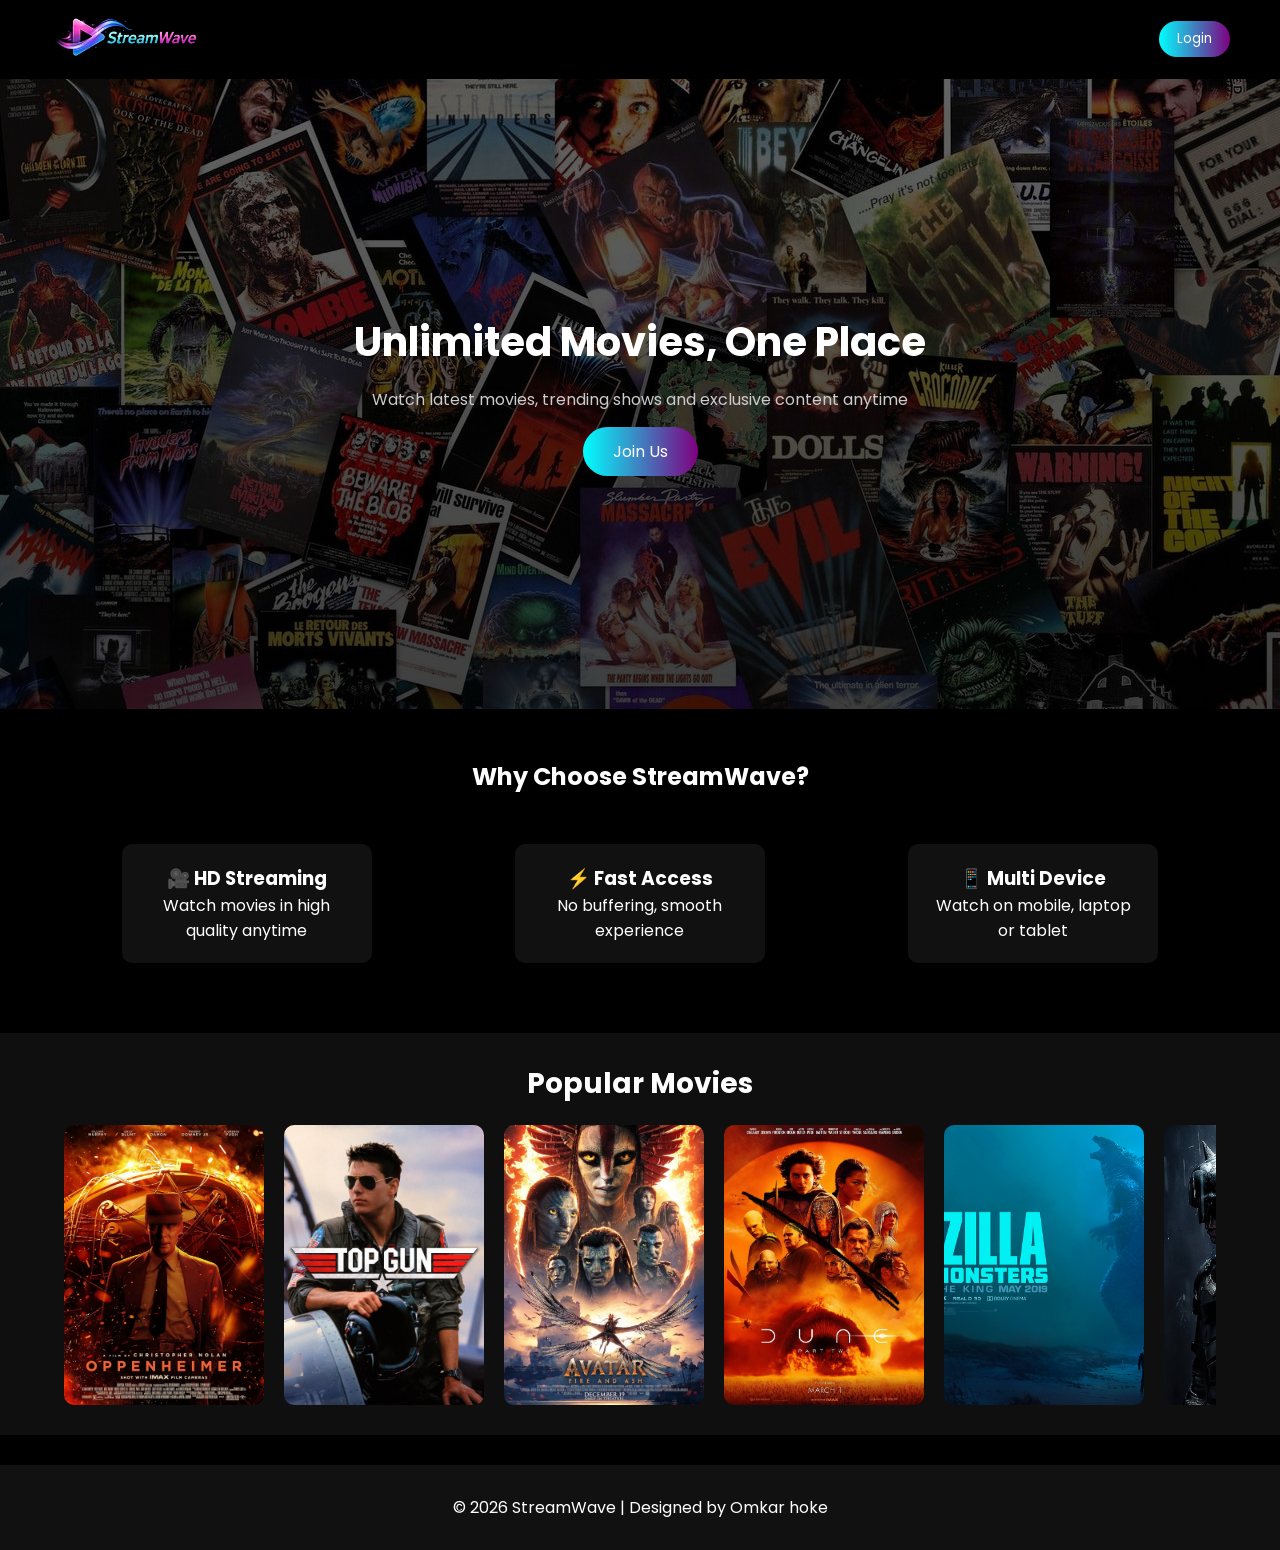
<file: index.html>
<!DOCTYPE html>
<html lang="en">
<head>
<meta charset="UTF-8">
<meta name="viewport" content="width=device-width, initial-scale=1.0">
<title>StreamWave</title>

<link href="https://fonts.googleapis.com/css2?family=Poppins:wght@300;400;600&display=swap" rel="stylesheet">

<style>

* {
  margin: 0;
  padding: 0;
  box-sizing: border-box;
  font-family: "Poppins", sans-serif;
}

body {
  background: #000;
  color: white;
}

/* ===== NAVBAR ===== */
.navbar {
  display: flex;
  justify-content: space-between;
  padding: 10px 50px;
  align-items: center;
}

.logo {
 width: 150px;

}
.logo img{
    width: 100%;
}

.navbar button {
  padding: 8px 18px;
  border: none;
  border-radius: 20px;
  background: linear-gradient(to right, cyan, purple);
  color: white;
  cursor: pointer;
}

/* ===== HERO ===== */
.hero {
  height: 70vh;
  display: flex;
  justify-content: center;
  align-items: center;
  text-align: center;

  background:linear-gradient(to bottom,rgba(0, 0, 0, 0.604),rgba(0, 0, 0, 0.751)),url(images/back.jpg);
}

.hero h1 {
  font-size: 2.5rem;
}

.hero p {
  margin: 15px 0;
  color: #ccc;
}

.hero button {
  padding: 12px 30px;
  border: none;
  border-radius: 30px;
  background: linear-gradient(to right, cyan, purple);
  color: white;
  font-size: 1rem;
  cursor: pointer;
  transition: 0.3s;
}

.hero button:hover {
  transform: scale(1.1);
}

/* ===== FEATURES ===== */
.features {
  padding: 50px;
  text-align: center;
}

.features h2 {
  margin-bottom: 30px;
}

.feature-box {
  display: flex;
  justify-content: space-around;
  flex-wrap: wrap;
}

.feature {
  width: 250px;
  margin: 20px;
  padding: 20px;
  background: #111;
  border-radius: 10px;
  transition: 0.3s;
}

.feature:hover {
  box-shadow: 0 0 10px 10px cyan;
}

/* ===== MOVIE PREVIEW ===== */
.preview {
  padding: 50px;
  text-align: center;
}

.preview h2 {
  margin-bottom: 20px;
}



/* ===== FOOTER ===== */
footer {
  padding: 30px;
  text-align: center;
  background: #111;
  margin-top: 30px;
}

/* ===== RESPONSIVE ===== */
@media (max-width: 768px) {
  .feature-box {
    flex-direction: column;
    align-items: center;
  }

  .hero h1 {
    font-size: 1.8rem;
  }

  .navbar {
    padding: 20px;
  }
}
.preview {
  padding: 40px;
  /* background: #0f0f0f; */
  color: white;
}


.preview {
  padding: 30px 5%;
  background: #0f0f0f;
  color: white;
}

.preview h2 {
  margin-bottom: 20px;
  font-size: clamp(18px, 3vw, 28px);
}

/* SLIDER */
.slider {
  overflow: hidden;
  position: relative;
}

/* TRACK */
.slide-track {
  display: flex;
  width: max-content;
  animation: scroll 30s linear infinite;
}

/* IMAGES (Responsive) */
.slide-track img {
  width: clamp(120px, 20vw, 200px);
  height: clamp(180px, 30vw, 280px);
  object-fit: cover;
  object-position: center;
  margin-right: 20px;
  border-radius: 10px;
  transition: 0.3s;
}

/* HOVER */
.slide-track img:hover {
  transform: scale(1.08);
}

/* ANIMATION */
@keyframes scroll {
  0% {
    transform: translateX(0);
  }
  100% {
    transform: translateX(-50%);
  }
}
.slider:hover .slide-track {
  animation-play-state: paused;
}

/* 📱 MOBILE OPTIMIZATION */
@media (max-width: 768px) {
  .slide-track {
    animation-duration: 18s; /* faster on small screens */
  }
}

</style>

</head>

<body>

<!-- NAVBAR -->
<div class="navbar">
  <div class="logo"><img src="images/logo.png"  alt=""></div>
  <a href="sign.html"><button>Login</button></a>
</div>

<!-- HERO -->
<section class="hero">
  <div>
    <h1>Unlimited Movies, One Place</h1>
    <p>Watch latest movies, trending shows and exclusive content anytime</p>
    <a href="sign.html">
      <button>Join Us</button>
    </a>
  </div>
</section>

<!-- FEATURES -->
<section class="features">
  <h2>Why Choose StreamWave?</h2>

  <div class="feature-box">

    <div class="feature">
      <h3>🎥 HD Streaming</h3>
      <p>Watch movies in high quality anytime</p>
    </div>

    <div class="feature">
      <h3>⚡ Fast Access</h3>
      <p>No buffering, smooth experience</p>
    </div>

    <div class="feature">
      <h3>📱 Multi Device</h3>
      <p>Watch on mobile, laptop or tablet</p>
    </div>

  </div>
</section>

<!-- MOVIE PREVIEW -->
<section class="preview">
  <h2>Popular Movies</h2>

  <div class="slider">
    <div class="slide-track">
      <img src="images/openhimer.jpg">
      <img src="images/topgun.jpg">
      <img src="images/avatar.jpg">
      <img src="images/dune.jpg">
      <img src="images/gorizalla.jpg">
      <img src="images/batman.jpg">
      <img src="images/darknight.jpg">
      <img src="images/f1.jpg">
      <img src="images/avengers.jpg">

      <!-- duplicate for smooth infinite loop -->
      <img src="images/openhimer.jpg">
      <img src="images/topgun.jpg">
      <img src="images/avatar.jpg">
      <img src="images/dune.jpg">
      <img src="images/gorizalla.jpg">
      <img src="images/batman.jpg">
      <img src="images/darknight.jpg">
      <img src="images/f1.jpg">
      <img src="images/avengers.jpg">
    </div>
  </div>
</section>

<!-- FOOTER -->
<footer>
  <p>&copy; 2026 StreamWave | Designed by Omkar hoke</p>
</footer>

</body>
</html>
</file>
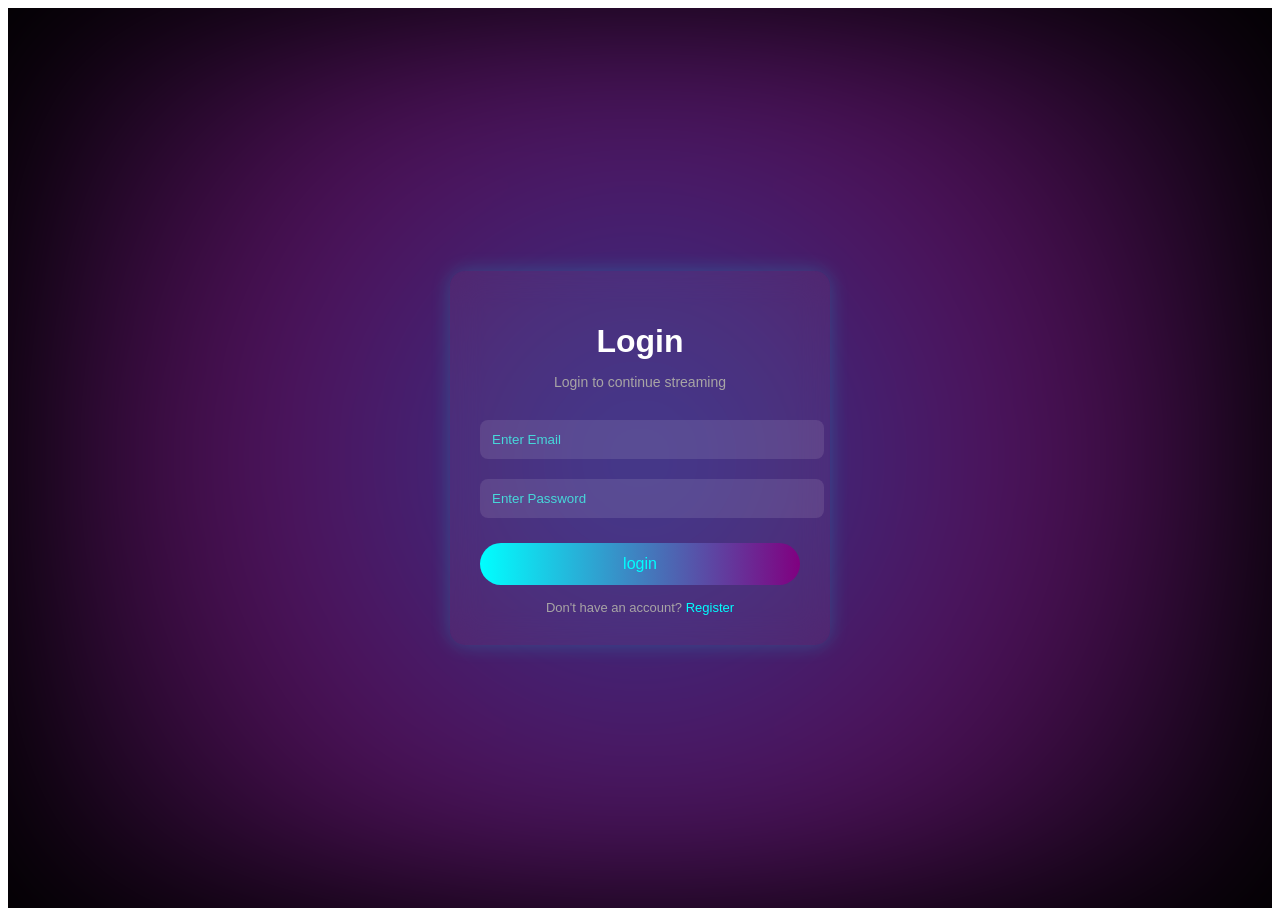
<file: sign.html>
<!DOCTYPE html>
<html lang="en">
<head>
    <meta charset="UTF-8">
    <meta name="viewport" content="width=device-width, initial-scale=1.0">
    <title>Document</title>
    <style>
        /* Full page background */
.login-page {
  height: 100vh;
  display: flex;
  justify-content: center;
  align-items: center;
  position: relative;
  background: black;
  overflow: hidden;
  font-family: sans-serif;
}

/* Glow background (same style as header) */
.login-page::before {
  content: "";
  position: absolute;
  inset: 0;
  background: radial-gradient(circle at center,
    rgb(90 90 240 / 60%),
    rgb(113 24 127 / 70%),
    #000000
  );
  filter: blur(80px);
  z-index: 0;
}

/* Login box */
.login-box {
  position: relative;
  z-index: 1;
  width: 320px;
  padding: 30px;
  border-radius: 15px;

  background: rgba(255, 255, 255, 0.05);
  backdrop-filter: blur(15px);

  box-shadow: 0px 0px 20px rgba(0,255,255,0.2);
  text-align: center;
}

/* Heading */
.login-box h1 {
  margin-bottom: 10px;
  color: #fff;
}

.login-box p {
  font-size: 14px;
  color: #a8a5a5;
  margin-bottom: 20px;
}

/* Inputs */
.login-box input {
  width: 100%;
  padding: 12px;
  margin: 10px 0;

  border-radius: 8px;
  border: none;
  outline: none;

  background: rgba(255,255,255,0.1);
  color: white;
}

/* Button (same gradient as your site) */
.login-box button {
  width: 100%;
  padding: 12px;
  margin-top: 15px;

  border-radius: 30px;
  border: none;

  background: linear-gradient(to right, cyan, purple);
  color: white;

  font-size: 16px;
  cursor: pointer;
  transition: 0.3s;
}

.login-box button:hover {
  transform: scale(1.05);
}

/* Bottom text */
.login-box span {
  display: block;
  margin-top: 15px;
  font-size: 13px;
  color: #a8a5a5;
}
input::placeholder{
    color: #47d8da;
}

.login-box a {
  color: cyan;
  text-decoration: none;
}

    </style>
</head>
<body>
    
    <div class="login-page">

  <div class="login-box">
    <h1>Login</h1>
    <p>Login to continue streaming</p>

    <input type="email" placeholder="Enter Email" required>
    <input type="password" placeholder="Enter Password" required>

    <button type="submit"><a href="home.html">login</a></button>

    <span>Don't have an account? <a href="#">Register</a></span>
  </div>

</div>

</body>
</html>
</file>
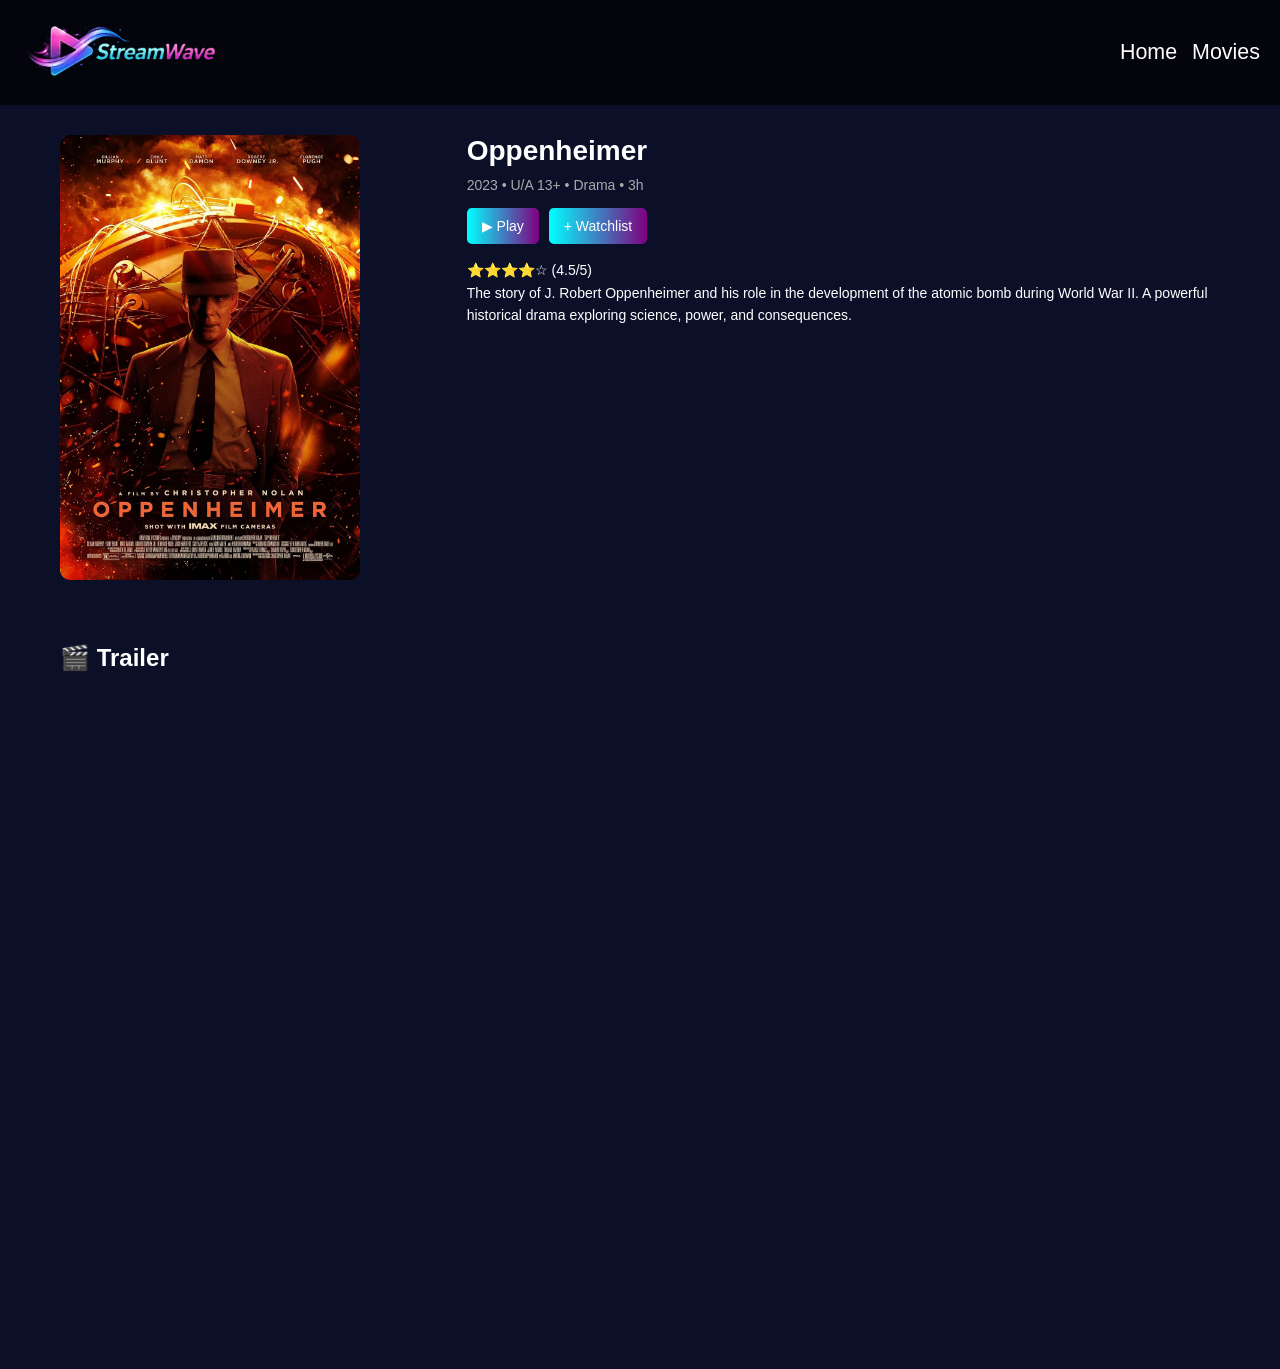
<file: movie/movie1.html>
<!DOCTYPE html>
<html lang="en">

<head>
  <meta charset="UTF-8">
  <meta name="viewport" content="width=device-width, initial-scale=1.0">
  <title>Movie Details</title>

  <style>
   
    * {
      margin: 0;
      padding: 0;
      box-sizing: border-box;
      font-family: "Poppins", sans-serif;
    }

    body {
      background: #0b0f28;
      color: white;
    }

    /* NAVBAR */
    .navbar {
      display: flex;
      justify-content: space-between;
      align-items: center;
      padding: 15px 20px;
      background: rgba(0, 0, 0, 0.7);
      flex-wrap: wrap;
    }

    .logo {
      font-size: 22px;
      font-weight: bold;
      color: #00d4ff;
    }

    .nav {
      display: flex;
      gap: 15px;
    }

    .nav a {
      text-decoration: none;
      color: white;
      font-size: 1.34rem;
    }

    /* HERO SECTION */
    .movie-hero {
      display: flex;
      gap: 30px;
      padding: 30px 20px;
      align-items: flex-start;
      max-width: 1200px;
      margin: auto;
    }

    /* POSTER */
    .poster {
      flex: 1;
    }

    .poster img {
      width: 100%;
      max-width: 300px;
      border-radius: 10px;
    }

    /* DETAILS */
    .details {
      flex: 2;
    }

    .details h1 {
      font-size: 28px;
    }

    .meta {
      margin: 10px 0;
      color: #aaa;
      font-size: 14px;
    }

    .description {
      margin-top: 15px;
      line-height: 1.6;
      font-size: 14px;
    }

    /* BUTTONS */
    .buttons {
      margin-top: 15px;
      display: flex;
      gap: 10px;
      flex-wrap: wrap;
    }

    .buttons button {
      padding: 10px 15px;
      border: none;
      border-radius: 5px;
      cursor: pointer;
      background: linear-gradient(to right, cyan, purple);
      color: white;
      font-size: 14px;
    }

    /* TRAILER SECTION */
    .trailer {
      padding: 30px 20px;
      max-width: 1200px;
      margin: auto;
    }

    .trailer h2 {
      margin-bottom: 15px;
    }

    /* RESPONSIVE VIDEO */
    .video-container {
      position: relative;
      width: 90%;
      padding-bottom: 56.25%;
      /* 16:9 ratio */
    }

    .video-container iframe {
      position: absolute;
      top: 0;
      left: 0;
      width: 100%;
      height: 100%;
      border: none;
      border-radius: 10px;
    }

    /* ========================= */
    /* 📱 TABLET */
    /* ========================= */
    @media (max-width: 900px) {

      .movie-hero {
        flex-direction: column;
        align-items: center;
        text-align: center;
      }

      .poster img {
        max-width: 250px;
      }

      .details {
        width: 100%;
      }

    }

    /* ========================= */
    /* 📱 MOBILE */
    /* ========================= */
    @media (max-width: 480px) {

      .logo {
        font-size: 18px;
      }

      .nav {
        width: 100%;
        justify-content: center;
        margin-top: 10px;
      }

      .details h1 {
        font-size: 22px;
      }

      .description {
        font-size: 13px;
      }

      .buttons {
        justify-content: center;
      }

    }

    .logo {
      width: 200px;
    }

    .logo>img {
      width: 100%;
    }

    a {
      color: aliceblue;
      text-decoration: none;
    }
  </style>
</head>

<body>

  <!-- NAVBAR -->
  <div class="navbar">
    <div class="logo"><img src="../images/logo.png" alt=""></div>
    <div class="nav">
      <a href="../home.html">Home</a>
      <a href="../home.html#main-cursel">Movies</a>
    </div>
  </div>

  <!-- HERO -->
  <section class="movie-hero">

    <!-- POSTER -->
    <div class="poster">
      <img src="../images/openhimer.jpg" alt="Movie">
    </div>

    <!-- DETAILS -->
    <div class="details">
      <h1>Oppenheimer</h1>

      <div class="meta">
        2023 • U/A 13+ • Drama • 3h
      </div>

      <div class="buttons">
        <button>▶ Play</button>
        <button>+ Watchlist</button>
      </div>

      <p class="description">
        ⭐⭐⭐⭐☆ (4.5/5)<br>
        The story of J. Robert Oppenheimer and his role in the development
        of the atomic bomb during World War II. A powerful historical drama
        exploring science, power, and consequences.
      </p>
    </div>

  </section>

  <!-- TRAILER -->
  <section class="trailer">
    <h2>🎬 Trailer</h2>

    <div class="video-container">
      <iframe width="560" height="315" src="https://www.youtube.com/embed/zFWC_tJeGp0?si=" title="YouTube video player"
        frameborder="0" allowfullscreen></iframe>
    </div>

  </section>

</body>

</html>
</file>
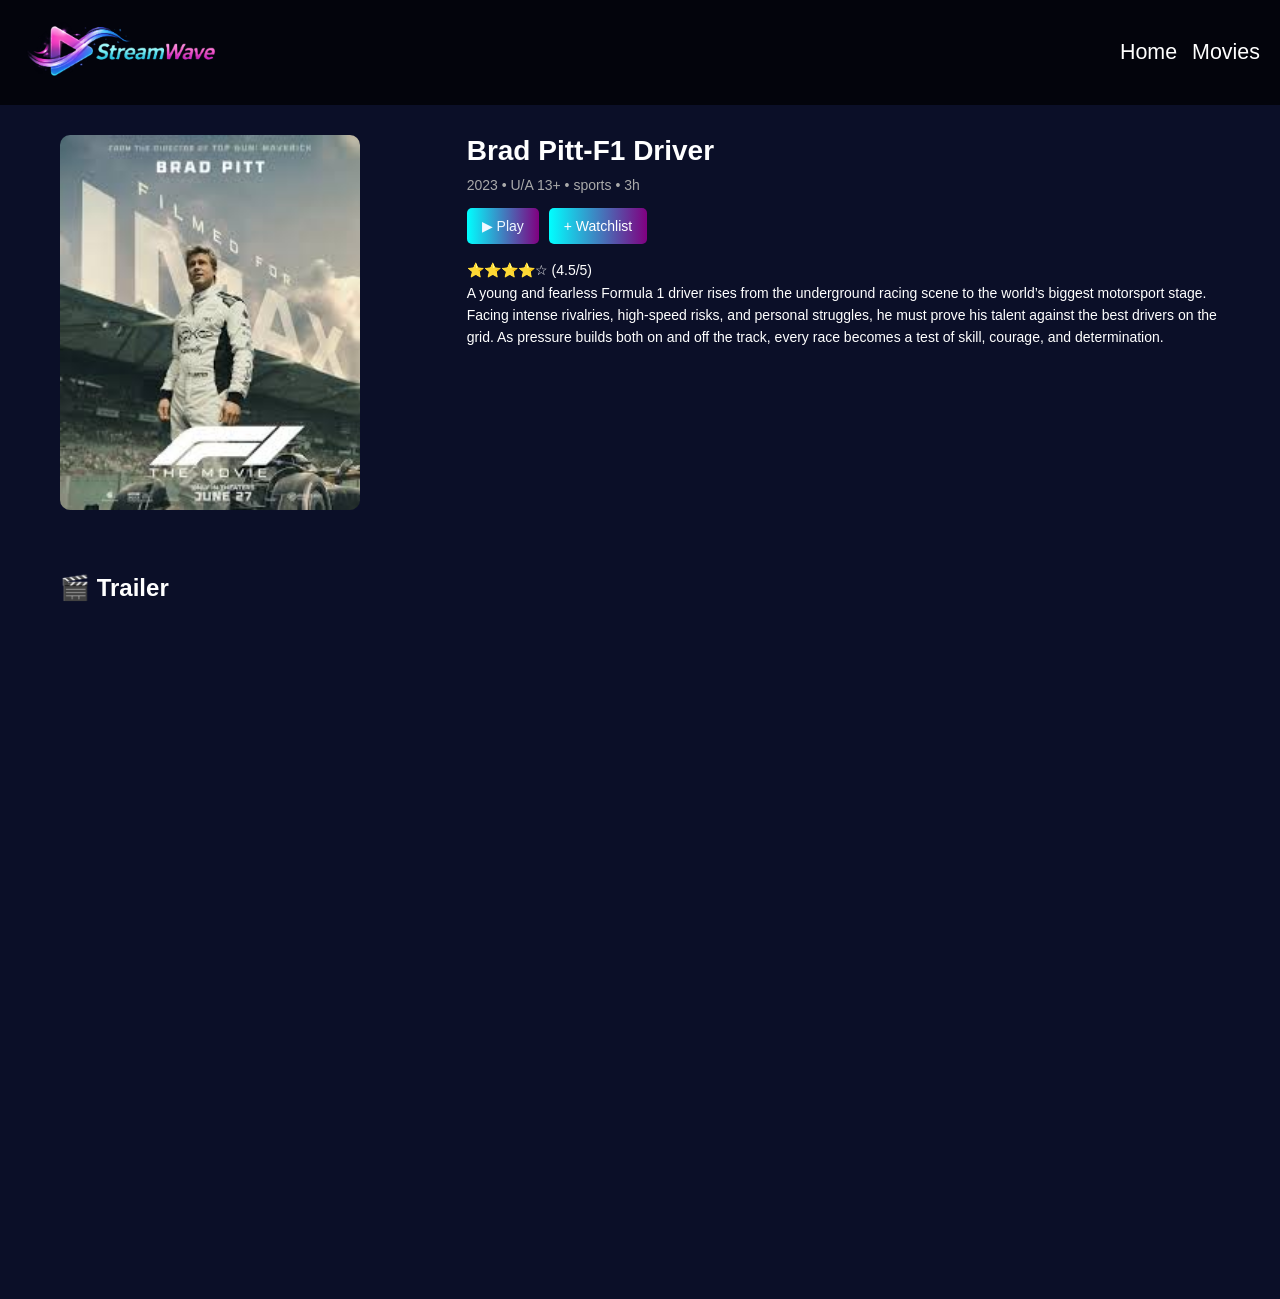
<file: movie/movie2.html>
<!DOCTYPE html>
<html lang="en">
<head>
<meta charset="UTF-8">
<meta name="viewport" content="width=device-width, initial-scale=1.0">
<title>Movie Details</title>

<style>

/* RESET */
*{
  margin:0;
  padding:0;
  box-sizing:border-box;
  font-family: "Poppins", sans-serif;
}

body{
  background:#0b0f28;
  color:white;
}

/* NAVBAR */
.navbar{
  display:flex;
  justify-content:space-between;
  align-items:center;
  padding:15px 20px;
  background:rgba(0,0,0,0.7);
  flex-wrap:wrap;
}

.logo{
  font-size:22px;
  font-weight:bold;
  color:#00d4ff;
}

.nav{
  display:flex;
  gap:15px;
}

.nav a{
  text-decoration:none;
  color:white;
  font-size:1.34rem;
}

/* HERO SECTION */
.movie-hero{
  display:flex;
  gap:30px;
  padding:30px 20px;
  align-items:flex-start;
  max-width:1200px;
  margin:auto;
}

/* POSTER */
.poster{
  flex:1;
}

.poster img{
  width:100%;
  max-width:300px;
  border-radius:10px;
}

/* DETAILS */
.details{
  flex:2;
}

.details h1{
  font-size:28px;
}

.meta{
  margin:10px 0;
  color:#aaa;
  font-size:14px;
}

.description{
  margin-top:15px;
  line-height:1.6;
  font-size:14px;
}

/* BUTTONS */
.buttons{
  margin-top:15px;
  display:flex;
  gap:10px;
  flex-wrap:wrap;
}

.buttons button{
  padding:10px 15px;
  border:none;
  border-radius:5px;
  cursor:pointer;
  background:linear-gradient(to right, cyan, purple);
  color:white;
  font-size:14px;
}

/* TRAILER SECTION */
.trailer{
  padding:30px 20px;
  max-width:1200px;
  margin:auto;
}

.trailer h2{
  margin-bottom:15px;
}

/* RESPONSIVE VIDEO */
.video-container{
  position:relative;
  width:90%;
  padding-bottom:56.25%; /* 16:9 ratio */
}

.video-container iframe{
  position:absolute;
  top:0;
  left:0;
  width:100%;
  height:100%;
  border:none;
  border-radius:10px;
}

/* ========================= */
/* 📱 TABLET */
/* ========================= */
@media (max-width: 900px){

  .movie-hero{
    flex-direction:column;
    align-items:center;
    text-align:center;
  }

  .poster img{
    max-width:250px;
  }

  .details{
    width:100%;
  }

}

/* ========================= */
/* 📱 MOBILE */
/* ========================= */
@media (max-width: 480px){

  .logo{
    font-size:18px;
  }

  .nav{
    width:100%;
    justify-content:center;
    margin-top:10px;
  }

  .details h1{
    font-size:22px;
  }

  .description{
    font-size:13px;
  }

  .buttons{
    justify-content:center;
  }

}
.logo{
    width: 200px;
}
.logo >img{
width: 100%;
}
a{
    color: aliceblue;
    text-decoration: none;
}

</style>
</head>

<body>

<!-- NAVBAR -->
<div class="navbar">
  <div class="logo"><img src="../images/logo.png"  alt=""></div>
  <div class="nav">
    <a href="../home.html">Home</a>
    <a href="../home.html#main-cursel">Movies</a>
  </div>
</div>

<!-- HERO -->
<section class="movie-hero">

  <!-- POSTER -->
  <div class="poster">
    <img src="../images/f1.jpg" alt="Movie">
  </div>

  <!-- DETAILS -->
  <div class="details">
    <h1>Brad Pitt-F1 Driver</h1>

    <div class="meta">
      2023 • U/A 13+ • sports • 3h
    </div>

    <div class="buttons">
      <button><a href="">▶ Play</a></button>
      <button>+ Watchlist</button>
    </div>

    <p class="description">
        ⭐⭐⭐⭐☆ (4.5/5)<br>
     A young and fearless Formula 1 driver rises from the underground racing scene to the world’s biggest motorsport stage. Facing intense rivalries, high-speed risks, and personal struggles, he must prove his talent against the best drivers on the grid. As pressure builds both on and off the track, every race becomes a test of skill, courage, and determination.
    </p>
  </div>

</section>

<!-- TRAILER -->
<section class="trailer">
  <h2>🎬 Trailer</h2>

  <div class="video-container">
   <iframe width="560" height="315" src="https://www.youtube.com/embed/OqYpcfjmRdA?si="
                title="YouTube video player" frameborder="0" allowfullscreen></iframe>
  </div>

</section>

</body>
</html>
</file>
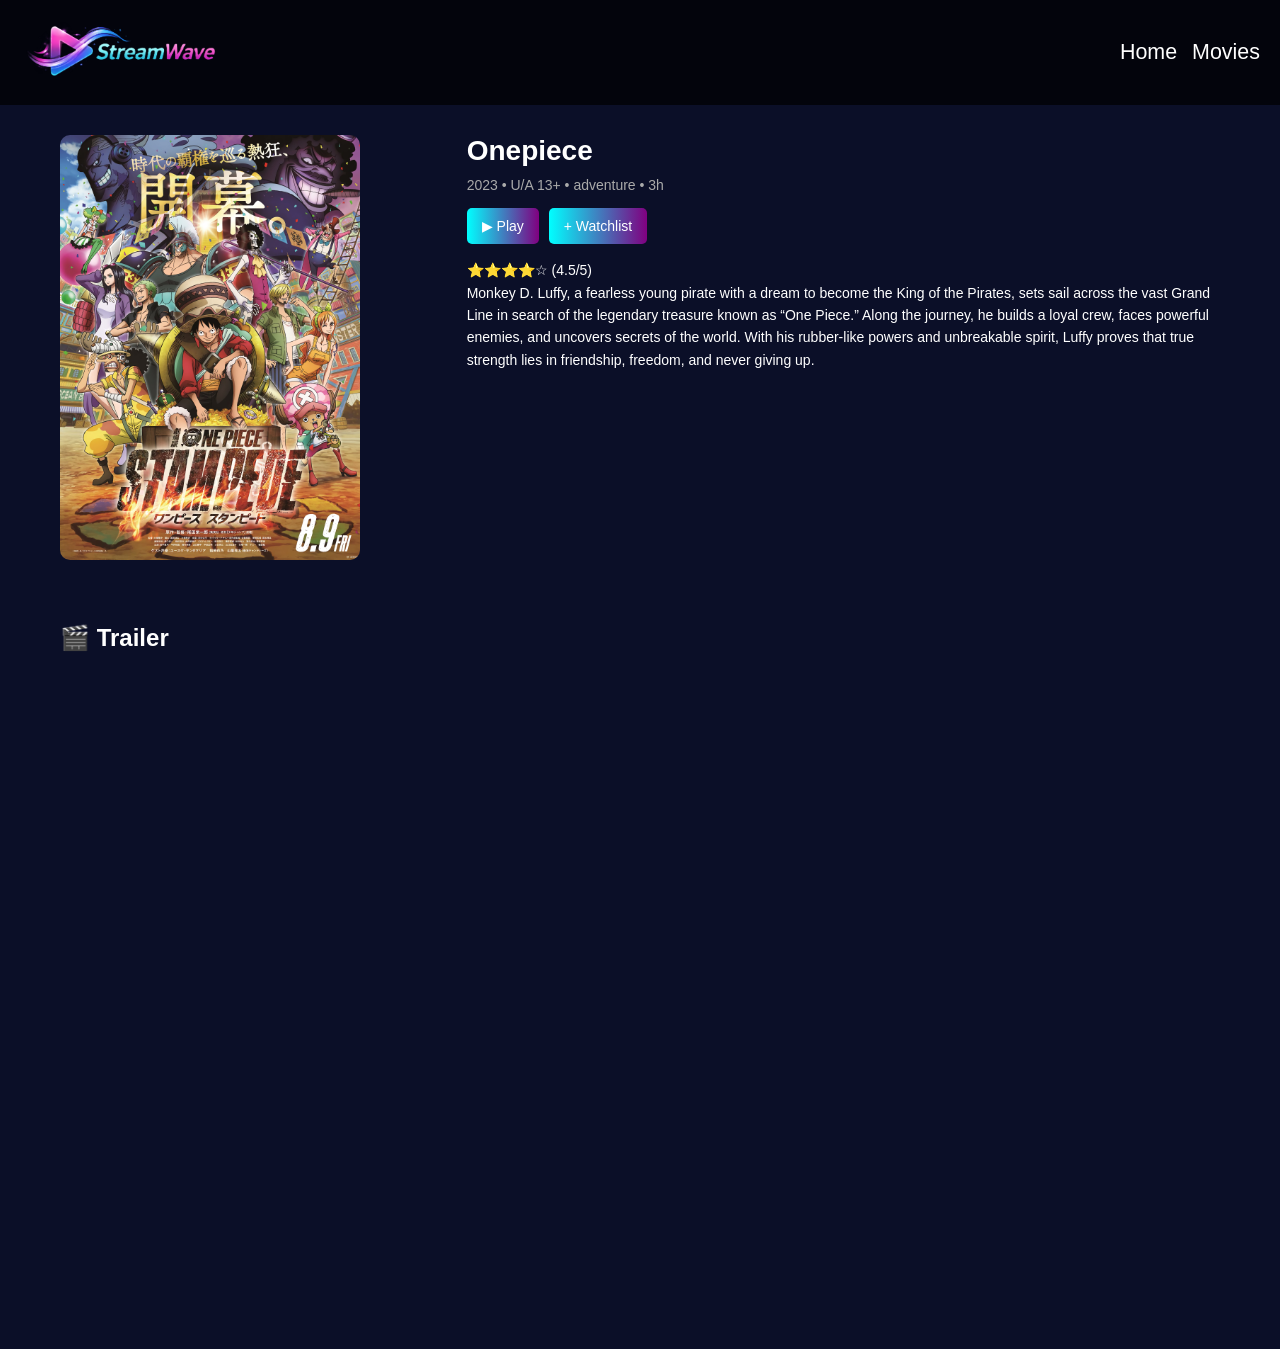
<file: movie/movie3.html>
<!DOCTYPE html>
<html lang="en">
<head>
<meta charset="UTF-8">
<meta name="viewport" content="width=device-width, initial-scale=1.0">
<title>Movie Details</title>

<style>

/* RESET */
*{
  margin:0;
  padding:0;
  box-sizing:border-box;
  font-family: "Poppins", sans-serif;
}

body{
  background:#0b0f28;
  color:white;
}

/* NAVBAR */
.navbar{
  display:flex;
  justify-content:space-between;
  align-items:center;
  padding:15px 20px;
  background:rgba(0,0,0,0.7);
  flex-wrap:wrap;
}

.logo{
  font-size:22px;
  font-weight:bold;
  color:#00d4ff;
}

.nav{
  display:flex;
  gap:15px;
}

.nav a{
  text-decoration:none;
  color:white;
  font-size:1.34rem;
}

/* HERO SECTION */
.movie-hero{
  display:flex;
  gap:30px;
  padding:30px 20px;
  align-items:flex-start;
  max-width:1200px;
  margin:auto;
}

/* POSTER */
.poster{
  flex:1;
}

.poster img{
  width:100%;
  max-width:300px;
  border-radius:10px;
}

/* DETAILS */
.details{
  flex:2;
}

.details h1{
  font-size:28px;
}

.meta{
  margin:10px 0;
  color:#aaa;
  font-size:14px;
}

.description{
  margin-top:15px;
  line-height:1.6;
  font-size:14px;
}

/* BUTTONS */
.buttons{
  margin-top:15px;
  display:flex;
  gap:10px;
  flex-wrap:wrap;
}

.buttons button{
  padding:10px 15px;
  border:none;
  border-radius:5px;
  cursor:pointer;
  background:linear-gradient(to right, cyan, purple);
  color:white;
  font-size:14px;
}

/* TRAILER SECTION */
.trailer{
  padding:30px 20px;
  max-width:1200px;
  margin:auto;
}

.trailer h2{
  margin-bottom:15px;
}

/* RESPONSIVE VIDEO */
.video-container{
  position:relative;
  width:100%;
  padding-bottom:56.25%; /* 16:9 ratio */
}

.video-container iframe{
  position:absolute;
  top:0;
  left:0;
  width:100%;
  height:100%;
  border:none;
  border-radius:10px;
}

/* ========================= */
/* 📱 TABLET */
/* ========================= */
@media (max-width: 900px){

  .movie-hero{
    flex-direction:column;
    align-items:center;
    text-align:center;
  }

  .poster img{
    max-width:250px;
  }

  .details{
    width:100%;
  }

}

/* ========================= */
/* 📱 MOBILE */
/* ========================= */
@media (max-width: 480px){

  .logo{
    font-size:18px;
  }

  .nav{
    width:100%;
    justify-content:center;
    margin-top:10px;
  }

  .details h1{
    font-size:22px;
  }

  .description{
    font-size:13px;
  }

  .buttons{
    justify-content:center;
  }

}
.logo{
    width: 200px;
}
.logo >img{
width: 100%;
}
a{
    color: aliceblue;
    text-decoration: none;
}
</style>
</head>

<body>

<!-- NAVBAR -->
<div class="navbar">
  <div class="logo"><img src="../images/logo.png"  alt=""></div>
  <div class="nav">
    <a href="../home.html">Home</a>
    <a href="../home.html#main-cursel">Movies</a>
  </div>
</div>

<!-- HERO -->
<section class="movie-hero">

  <!-- POSTER -->
  <div class="poster">
    <img src="../images/onepiece.jpg" alt="Movie">
  </div>

  <!-- DETAILS -->
  <div class="details">
    <h1>Onepiece</h1>

    <div class="meta">
      2023 • U/A 13+ • adventure • 3h
    </div>

    <div class="buttons">
      <button>▶ Play</button>
      <button>+ Watchlist</button>
    </div>

    <p class="description">
        ⭐⭐⭐⭐☆ (4.5/5)<br>
      Monkey D. Luffy, a fearless young pirate with a dream to become the King of the Pirates, sets sail across the vast Grand Line in search of the legendary treasure known as “One Piece.” Along the journey, he builds a loyal crew, faces powerful enemies, and uncovers secrets of the world. With his rubber-like powers and unbreakable spirit, Luffy proves that true strength lies in friendship, freedom, and never giving up.
    </p>
  </div>

</section>

<!-- TRAILER -->
<section class="trailer">
  <h2>🎬 Trailer</h2>

  <div class="video-container">
      <iframe width="560" height="315" src="https://www.youtube.com/embed/gGrQJoTEThc?si=" title="YouTube video player" frameborder="0"  allowfullscreen></iframe>  
  </div>

</section>

</body>
</html>
</file>
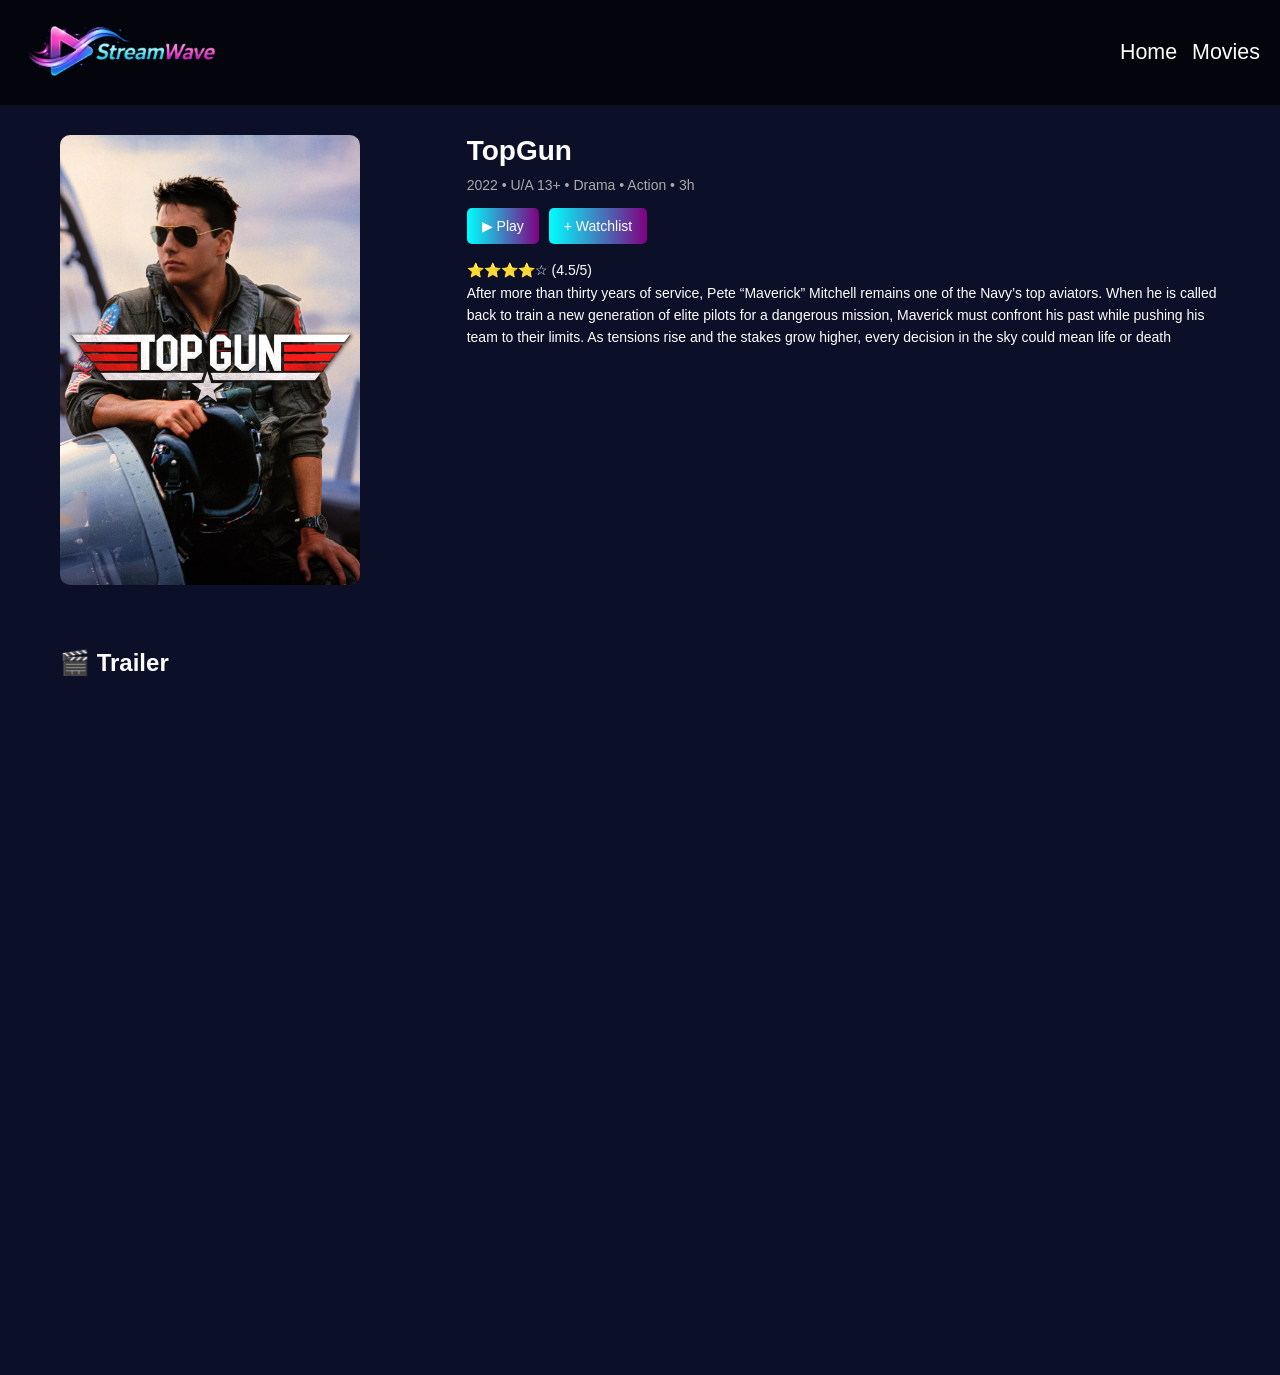
<file: movie/movie4.html>
<!DOCTYPE html>
<html lang="en">
<head>
<meta charset="UTF-8">
<meta name="viewport" content="width=device-width, initial-scale=1.0">
<title>Movie Details</title>

<style>

/* RESET */
*{
  margin:0;
  padding:0;
  box-sizing:border-box;
  font-family: "Poppins", sans-serif;
}

body{
  background:#0b0f28;
  color:white;
}

/* NAVBAR */
.navbar{
  display:flex;
  justify-content:space-between;
  align-items:center;
  padding:15px 20px;
  background:rgba(0,0,0,0.7);
  flex-wrap:wrap;
}

.logo{
  font-size:22px;
  font-weight:bold;
  color:#00d4ff;
}

.nav{
  display:flex;
  gap:15px;
}

.nav a{
  text-decoration:none;
  color:white;
  font-size:1.34rem;
}

/* HERO SECTION */
.movie-hero{
  display:flex;
  gap:30px;
  padding:30px 20px;
  align-items:flex-start;
  max-width:1200px;
  margin:auto;
}

/* POSTER */
.poster{
  flex:1;
}

.poster img{
  width:100%;
  max-width:300px;
  border-radius:10px;
}

/* DETAILS */
.details{
  flex:2;
}

.details h1{
  font-size:28px;
}

.meta{
  margin:10px 0;
  color:#aaa;
  font-size:14px;
}

.description{
  margin-top:15px;
  line-height:1.6;
  font-size:14px;
}

/* BUTTONS */
.buttons{
  margin-top:15px;
  display:flex;
  gap:10px;
  flex-wrap:wrap;
}

.buttons button{
  padding:10px 15px;
  border:none;
  border-radius:5px;
  cursor:pointer;
  background:linear-gradient(to right, cyan, purple);
  color:white;
  font-size:14px;
}

/* TRAILER SECTION */
.trailer{
  padding:30px 20px;
  max-width:1200px;
  margin:auto;
}

.trailer h2{
  margin-bottom:15px;
}

/* RESPONSIVE VIDEO */
.video-container{
  position:relative;
  width:100%;
  padding-bottom:56.25%; /* 16:9 ratio */
}

.video-container iframe{
  position:absolute;
  top:0;
  left:0;
  width:100%;
  height:100%;
  border:none;
  border-radius:10px;
}

/* ========================= */
/* 📱 TABLET */
/* ========================= */
@media (max-width: 900px){

  .movie-hero{
    flex-direction:column;
    align-items:center;
    text-align:center;
  }

  .poster img{
    max-width:250px;
  }

  .details{
    width:100%;
  }

}

/* ========================= */
/* 📱 MOBILE */
/* ========================= */
@media (max-width: 480px){

  .logo{
    font-size:18px;
  }

  .nav{
    width:100%;
    justify-content:center;
    margin-top:10px;
  }

  .details h1{
    font-size:22px;
  }

  .description{
    font-size:13px;
  }

  .buttons{
    justify-content:center;
  }

}
.logo{
    width: 200px;
}
.logo >img{
width: 100%;
}
a{
    color: aliceblue;
    text-decoration: none;
}

</style>
</head>

<body>

<!-- NAVBAR -->
<div class="navbar">
  <div class="logo"><img src="../images/logo.png"  alt=""></div>
  <div class="nav">
    <a href="../home.html">Home</a>
    <a href="../home.html#main-cursel">Movies</a>
  </div>
</div>

<!-- HERO -->
<section class="movie-hero">

  <!-- POSTER -->
  <div class="poster">
    <img src="../images/topgun.jpg" alt="Movie">
  </div>

  <!-- DETAILS -->
  <div class="details">
    <h1>TopGun</h1>

    <div class="meta">
      2022 • U/A 13+ • Drama • Action • 3h
    </div>

    <div class="buttons">
      <button>▶ Play</button>
      <button>+ Watchlist</button>
    </div>

    <p class="description">
        ⭐⭐⭐⭐☆ (4.5/5)<br>
      After more than thirty years of service, Pete “Maverick” Mitchell remains one of the Navy’s top aviators. When he is called back to train a new generation of elite pilots for a dangerous mission, Maverick must confront his past while pushing his team to their limits. As tensions rise and the stakes grow higher, every decision in the sky could mean life or death
    </p>
  </div>

</section>

<!-- TRAILER -->
<section class="trailer">
  <h2>🎬 Trailer</h2>

  <div class="video-container">
        <iframe width="560" height="315" src="https://www.youtube.com/embed/3ZFVEuAD-JY?si=" title="YouTube video player" frameborder="0"  allowfullscreen></iframe> 
  </div>

</section>

</body>
</html>
</file>
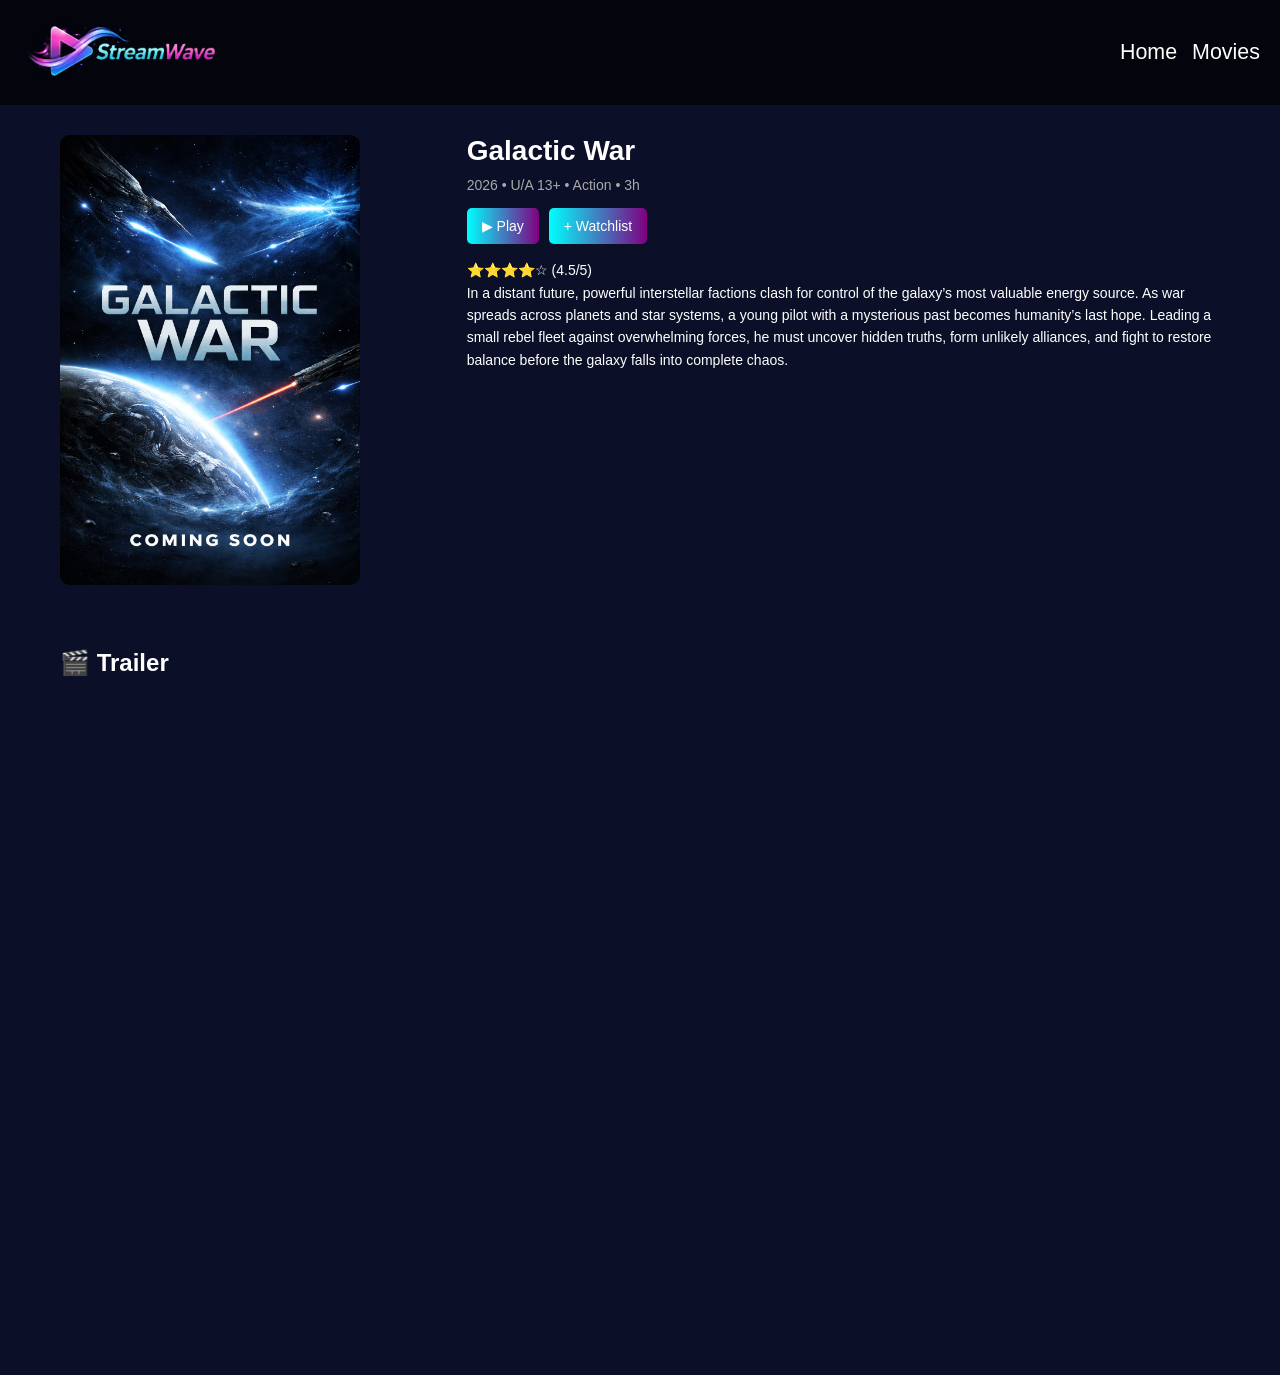
<file: movie/movie5.html>
<!DOCTYPE html>
<html lang="en">
<head>
<meta charset="UTF-8">
<meta name="viewport" content="width=device-width, initial-scale=1.0">
<title>Movie Details</title>

<style>

/* RESET */
*{
  margin:0;
  padding:0;
  box-sizing:border-box;
  font-family: "Poppins", sans-serif;
}

body{
  background:#0b0f28;
  color:white;
}

/* NAVBAR */
.navbar{
  display:flex;
  justify-content:space-between;
  align-items:center;
  padding:15px 20px;
  background:rgba(0,0,0,0.7);
  flex-wrap:wrap;
}

.logo{
  font-size:22px;
  font-weight:bold;
  color:#00d4ff;
}

.nav{
  display:flex;
  gap:15px;
}

.nav a{
  text-decoration:none;
  color:white;
  font-size:1.34rem;
}

/* HERO SECTION */
.movie-hero{
  display:flex;
  gap:30px;
  padding:30px 20px;
  align-items:flex-start;
  max-width:1200px;
  margin:auto;
}

/* POSTER */
.poster{
  flex:1;
}

.poster img{
  width:100%;
  max-width:300px;
  border-radius:10px;
}

/* DETAILS */
.details{
  flex:2;
}

.details h1{
  font-size:28px;
}

.meta{
  margin:10px 0;
  color:#aaa;
  font-size:14px;
}

.description{
  margin-top:15px;
  line-height:1.6;
  font-size:14px;
}

/* BUTTONS */
.buttons{
  margin-top:15px;
  display:flex;
  gap:10px;
  flex-wrap:wrap;
}

.buttons button{
  padding:10px 15px;
  border:none;
  border-radius:5px;
  cursor:pointer;
  background:linear-gradient(to right, cyan, purple);
  color:white;
  font-size:14px;
}

/* TRAILER SECTION */
.trailer{
  padding:30px 20px;
  max-width:1200px;
  margin:auto;
}

.trailer h2{
  margin-bottom:15px;
}

/* RESPONSIVE VIDEO */
.video-container{
  position:relative;
  width:100%;
  padding-bottom:56.25%; /* 16:9 ratio */
}

.video-container iframe{
  position:absolute;
  top:0;
  left:0;
  width:100%;
  height:100%;
  border:none;
  border-radius:10px;
}

/* ========================= */
/* 📱 TABLET */
/* ========================= */
@media (max-width: 900px){

  .movie-hero{
    flex-direction:column;
    align-items:center;
    text-align:center;
  }

  .poster img{
    max-width:250px;
  }

  .details{
    width:100%;
  }

}

/* ========================= */
/* 📱 MOBILE */
/* ========================= */
@media (max-width: 480px){

  .logo{
    font-size:18px;
  }

  .nav{
    width:100%;
    justify-content:center;
    margin-top:10px;
  }

  .details h1{
    font-size:22px;
  }

  .description{
    font-size:13px;
  }

  .buttons{
    justify-content:center;
  }

}
.logo{
    width: 200px;
}
.logo >img{
width: 100%;
}
a{
    color: aliceblue;
    text-decoration: none;
}

</style>
</head>

<body>

<!-- NAVBAR -->
<div class="navbar">
  <div class="logo"><img src="../images/logo.png"  alt=""></div>
  <div class="nav">
    <a href="../home.html">Home</a>
    <a href="../home.html#main-cursel">Movies</a>
  </div>
</div>

<!-- HERO -->
<section class="movie-hero">

  <!-- POSTER -->
  <div class="poster">
    <img src="../images/comingsoon1.jpg" alt="Movie">
  </div>

  <!-- DETAILS -->
  <div class="details">
    <h1>Galactic War</h1>

    <div class="meta">
      2026 • U/A 13+ • Action • 3h
    </div>

    <div class="buttons">
      <button>▶ Play</button>
      <button>+ Watchlist</button>
    </div>

    <p class="description">
        ⭐⭐⭐⭐☆ (4.5/5)<br>
      In a distant future, powerful interstellar factions clash for control of the galaxy’s most valuable energy source. As war spreads across planets and star systems, a young pilot with a mysterious past becomes humanity’s last hope. Leading a small rebel fleet against overwhelming forces, he must uncover hidden truths, form unlikely alliances, and fight to restore balance before the galaxy falls into complete chaos.
    </p>
  </div>

</section>

<!-- TRAILER -->
<section class="trailer">
  <h2>🎬 Trailer</h2>

  <div class="video-container">
       <iframe width="560" height="315" src="https://www.youtube.com/embed/zuIQgvy5TVI?si=" title="YouTube video player" frameborder="0"  allowfullscreen></iframe> 
  </div>

</section>

</body>
</html>
</file>
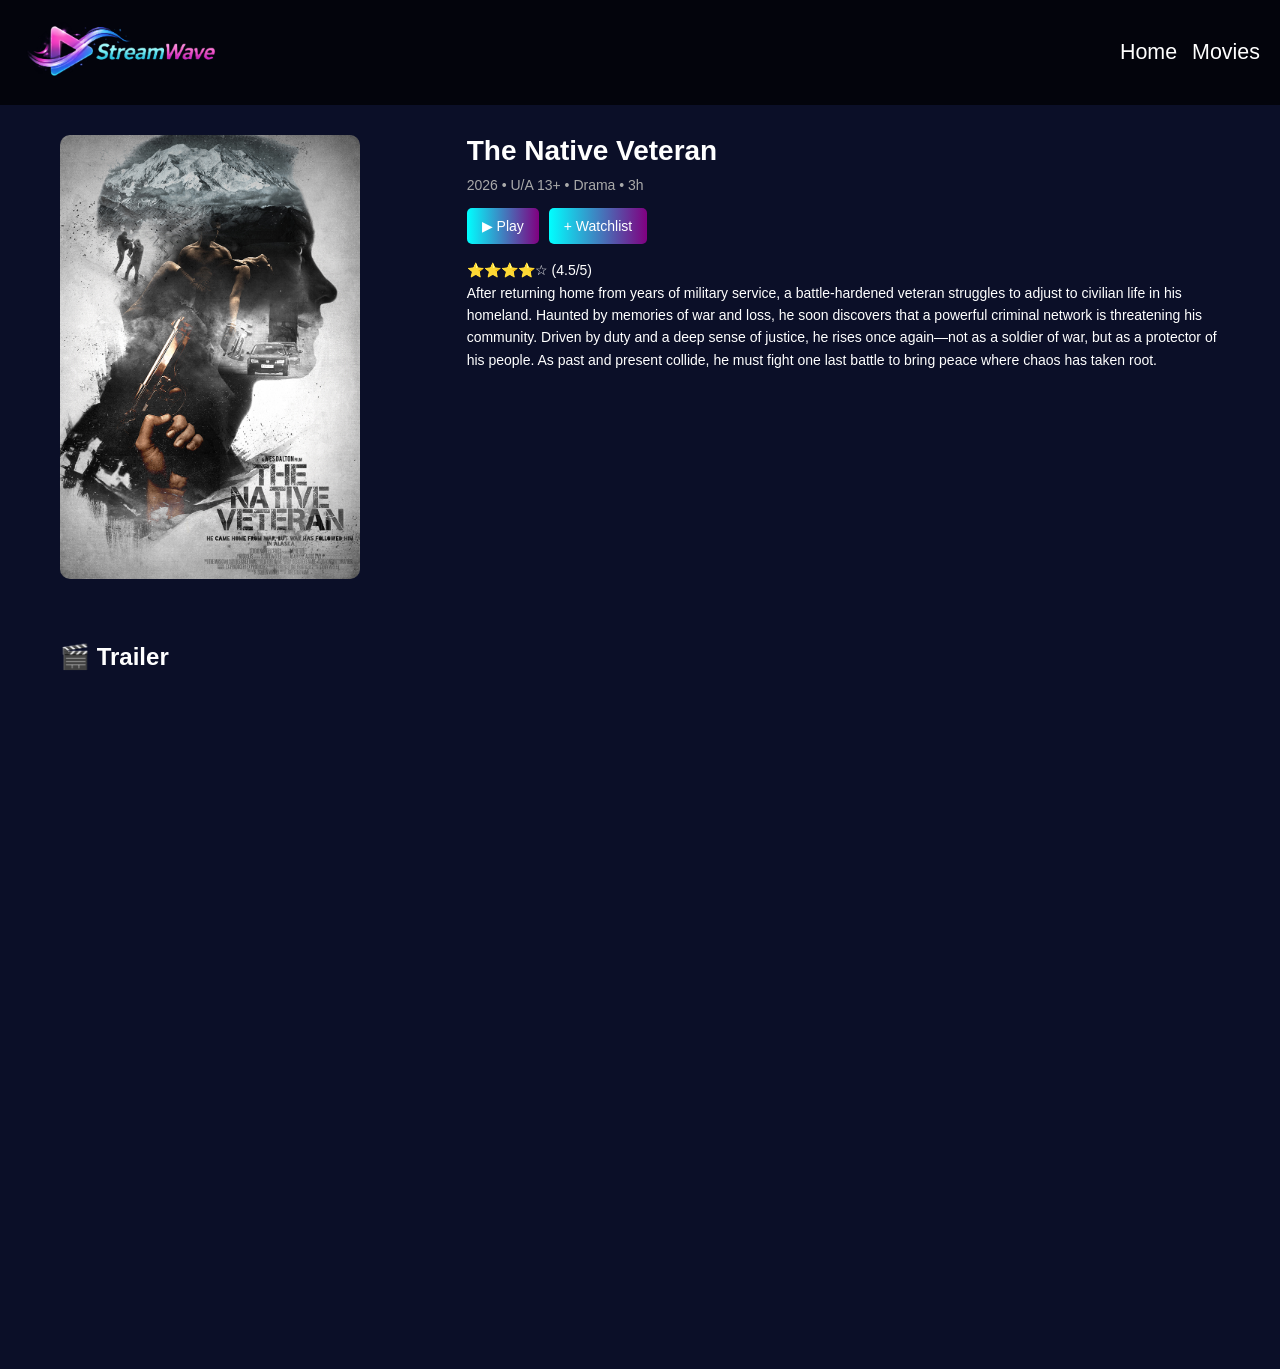
<file: movie/movie6.html>
<!DOCTYPE html>
<html lang="en">
<head>
<meta charset="UTF-8">
<meta name="viewport" content="width=device-width, initial-scale=1.0">
<title>Movie Details</title>

<style>

/* RESET */
*{
  margin:0;
  padding:0;
  box-sizing:border-box;
  font-family: "Poppins", sans-serif;
}

body{
  background:#0b0f28;
  color:white;
}

/* NAVBAR */
.navbar{
  display:flex;
  justify-content:space-between;
  align-items:center;
  padding:15px 20px;
  background:rgba(0,0,0,0.7);
  flex-wrap:wrap;
}

.logo{
  font-size:22px;
  font-weight:bold;
  color:#00d4ff;
}

.nav{
  display:flex;
  gap:15px;
}

.nav a{
  text-decoration:none;
  color:white;
  font-size:1.34rem;
}

/* HERO SECTION */
.movie-hero{
  display:flex;
  gap:30px;
  padding:30px 20px;
  align-items:flex-start;
  max-width:1200px;
  margin:auto;
}

/* POSTER */
.poster{
  flex:1;
}

.poster img{
  width:100%;
  max-width:300px;
  border-radius:10px;
}

/* DETAILS */
.details{
  flex:2;
}

.details h1{
  font-size:28px;
}

.meta{
  margin:10px 0;
  color:#aaa;
  font-size:14px;
}

.description{
  margin-top:15px;
  line-height:1.6;
  font-size:14px;
}

/* BUTTONS */
.buttons{
  margin-top:15px;
  display:flex;
  gap:10px;
  flex-wrap:wrap;
}

.buttons button{
  padding:10px 15px;
  border:none;
  border-radius:5px;
  cursor:pointer;
  background:linear-gradient(to right, cyan, purple);
  color:white;
  font-size:14px;
}

/* TRAILER SECTION */
.trailer{
  padding:30px 20px;
  max-width:1200px;
  margin:auto;
}

.trailer h2{
  margin-bottom:15px;
}

/* RESPONSIVE VIDEO */
.video-container{
  position:relative;
  width:100%;
  padding-bottom:56.25%; /* 16:9 ratio */
}

.video-container iframe{
  position:absolute;
  top:0;
  left:0;
  width:100%;
  height:100%;
  border:none;
  border-radius:10px;
}

/* ========================= */
/* 📱 TABLET */
/* ========================= */
@media (max-width: 900px){

  .movie-hero{
    flex-direction:column;
    align-items:center;
    text-align:center;
  }

  .poster img{
    max-width:250px;
  }

  .details{
    width:100%;
  }

}

/* ========================= */
/* 📱 MOBILE */
/* ========================= */
@media (max-width: 480px){

  .logo{
    font-size:18px;
  }

  .nav{
    width:100%;
    justify-content:center;
    margin-top:10px;
  }

  .details h1{
    font-size:22px;
  }

  .description{
    font-size:13px;
  }

  .buttons{
    justify-content:center;
  }

}
.logo{
    width: 200px;
}
.logo >img{
width: 100%;
}
a{
    color: aliceblue;
    text-decoration: none;
}

</style>
</head>

<body>

<!-- NAVBAR -->
<div class="navbar">
  <div class="logo"><img src="../images/logo.png"  alt=""></div>
  <div class="nav">
    <a href="../home.html">Home</a>
    <a href="../home.html#main-cursel">Movies</a>
  </div>
</div>

<!-- HERO -->
<section class="movie-hero">

  <!-- POSTER -->
  <div class="poster">
    <img src="../images/action.jpg" alt="Movie">
  </div>

  <!-- DETAILS -->
  <div class="details">
    <h1>The Native Veteran</h1>

    <div class="meta">
      2026 • U/A 13+ • Drama • 3h
    </div>

    <div class="buttons">
      <button>▶ Play</button>
      <button>+ Watchlist</button>
    </div>

    <p class="description">
        ⭐⭐⭐⭐☆ (4.5/5)<br>
     After returning home from years of military service, a battle-hardened veteran struggles to adjust to civilian life in his homeland. Haunted by memories of war and loss, he soon discovers that a powerful criminal network is threatening his community. Driven by duty and a deep sense of justice, he rises once again—not as a soldier of war, but as a protector of his people. As past and present collide, he must fight one last battle to bring peace where chaos has taken root.
    </p>
  </div>

</section>

<!-- TRAILER -->
<section class="trailer">
  <h2>🎬 Trailer</h2>

  <div class="video-container">
     <iframe width="560" height="315" src="https://www.youtube.com/embed/DQu8AgLV4s8?si=" title="YouTube video player" frameborder="0"  allowfullscreen></iframe>
  </div>

</section>

</body>
</html>
</file>
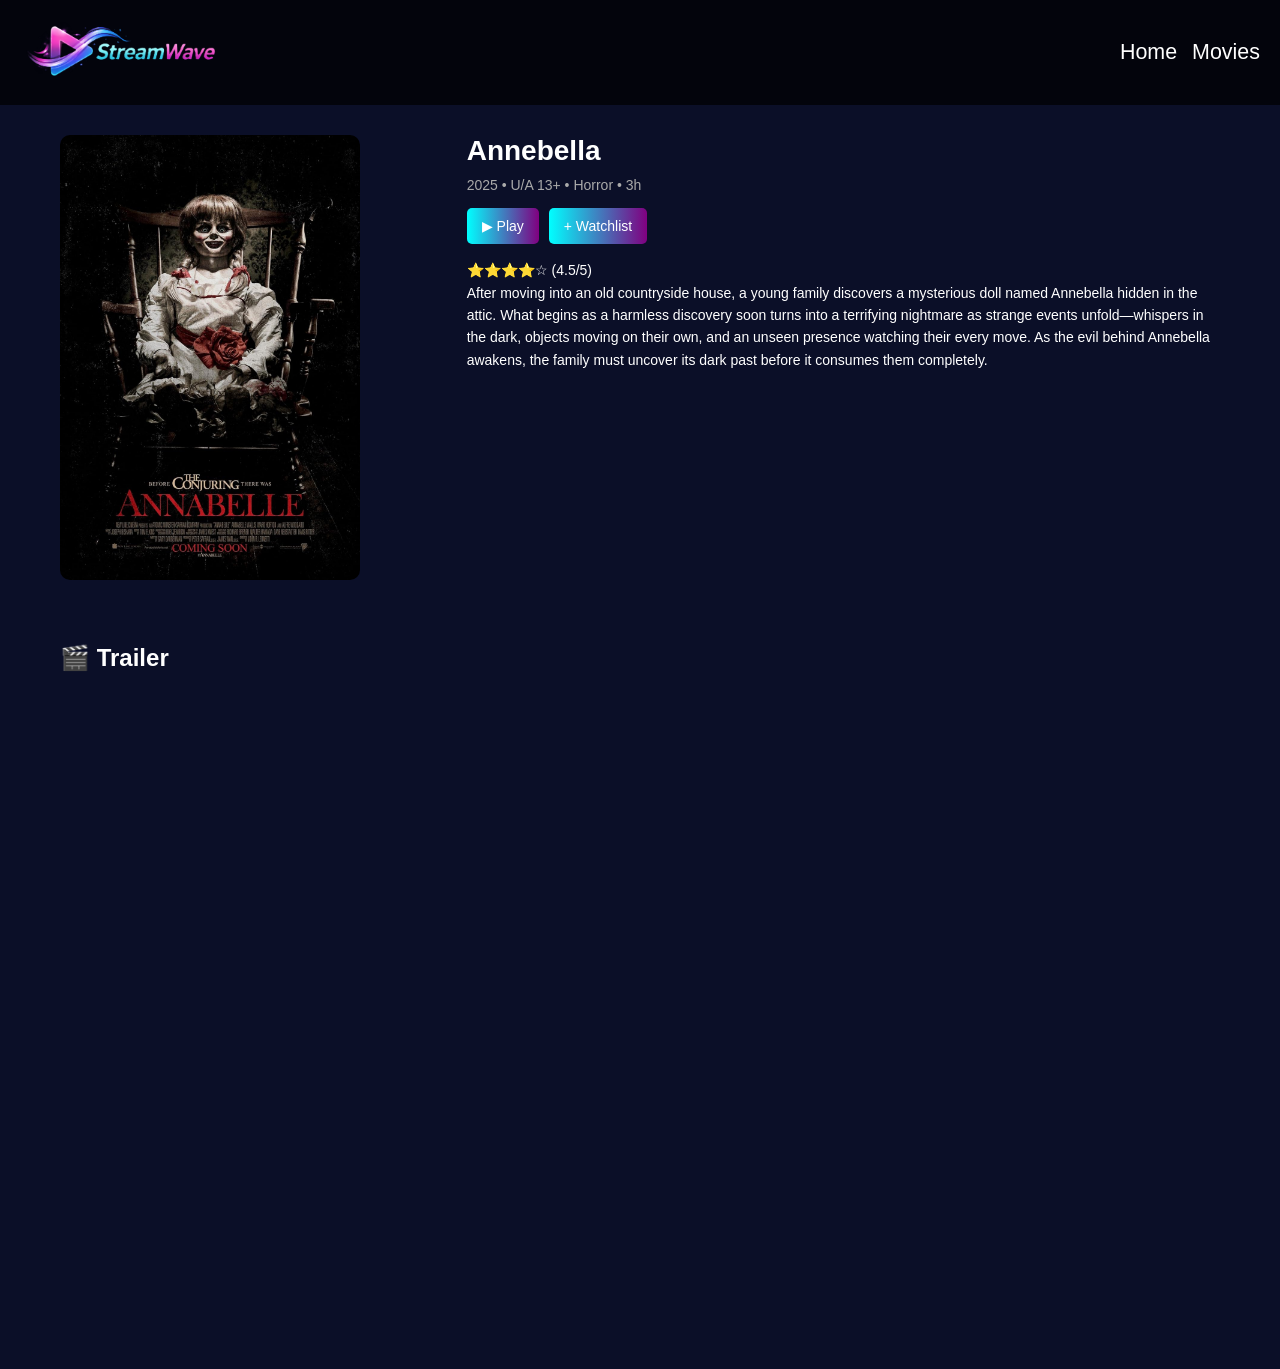
<file: movie/movie7.html>
<!DOCTYPE html>
<html lang="en">
<head>
<meta charset="UTF-8">
<meta name="viewport" content="width=device-width, initial-scale=1.0">
<title>Movie Details</title>

<style>

/* RESET */
*{
  margin:0;
  padding:0;
  box-sizing:border-box;
  font-family: "Poppins", sans-serif;
}

body{
  background:#0b0f28;
  color:white;
}

/* NAVBAR */
.navbar{
  display:flex;
  justify-content:space-between;
  align-items:center;
  padding:15px 20px;
  background:rgba(0,0,0,0.7);
  flex-wrap:wrap;
}

.logo{
  font-size:22px;
  font-weight:bold;
  color:#00d4ff;
}

.nav{
  display:flex;
  gap:15px;
}

.nav a{
  text-decoration:none;
  color:white;
  font-size:1.34rem;
}

/* HERO SECTION */
.movie-hero{
  display:flex;
  gap:30px;
  padding:30px 20px;
  align-items:flex-start;
  max-width:1200px;
  margin:auto;
}

/* POSTER */
.poster{
  flex:1;
}

.poster img{
  width:100%;
  max-width:300px;
  border-radius:10px;
}

/* DETAILS */
.details{
  flex:2;
}

.details h1{
  font-size:28px;
}

.meta{
  margin:10px 0;
  color:#aaa;
  font-size:14px;
}

.description{
  margin-top:15px;
  line-height:1.6;
  font-size:14px;
}

/* BUTTONS */
.buttons{
  margin-top:15px;
  display:flex;
  gap:10px;
  flex-wrap:wrap;
}

.buttons button{
  padding:10px 15px;
  border:none;
  border-radius:5px;
  cursor:pointer;
  background:linear-gradient(to right, cyan, purple);
  color:white;
  font-size:14px;
}

/* TRAILER SECTION */
.trailer{
  padding:30px 20px;
  max-width:1200px;
  margin:auto;
}

.trailer h2{
  margin-bottom:15px;
}

/* RESPONSIVE VIDEO */
.video-container{
  position:relative;
  width:100%;
  padding-bottom:56.25%; /* 16:9 ratio */
}

.video-container iframe{
  position:absolute;
  top:0;
  left:0;
  width:100%;
  height:100%;
  border:none;
  border-radius:10px;
}

/* ========================= */
/* 📱 TABLET */
/* ========================= */
@media (max-width: 900px){

  .movie-hero{
    flex-direction:column;
    align-items:center;
    text-align:center;
  }

  .poster img{
    max-width:250px;
  }

  .details{
    width:100%;
  }

}

/* ========================= */
/* 📱 MOBILE */
/* ========================= */
@media (max-width: 480px){

  .logo{
    font-size:18px;
  }

  .nav{
    width:100%;
    justify-content:center;
    margin-top:10px;
  }

  .details h1{
    font-size:22px;
  }

  .description{
    font-size:13px;
  }

  .buttons{
    justify-content:center;
  }

}
.logo{
    width: 200px;
}
.logo >img{
width: 100%;
}
a{
    color: aliceblue;
    text-decoration: none;
}

</style>
</head>

<body>

<!-- NAVBAR -->
<div class="navbar">
  <div class="logo"><img src="../images/logo.png"  alt=""></div>
  <div class="nav">
    <a href="../home.html">Home</a>
    <a href="../home.html#main-cursel">Movies</a>
  </div>
</div>

<!-- HERO -->
<section class="movie-hero">

  <!-- POSTER -->
  <div class="poster">
    <img src="../images/horror1.jpg" alt="Movie">
  </div>

  <!-- DETAILS -->
  <div class="details">
    <h1>Annebella</h1>

    <div class="meta">
      2025 • U/A 13+ • Horror • 3h
    </div>

    <div class="buttons">
      <button>▶ Play</button>
      <button>+ Watchlist</button>
    </div>

    <p class="description">
        ⭐⭐⭐⭐☆ (4.5/5)<br>
      After moving into an old countryside house, a young family discovers a mysterious doll named Annebella hidden in the attic. What begins as a harmless discovery soon turns into a terrifying nightmare as strange events unfold—whispers in the dark, objects moving on their own, and an unseen presence watching their every move. As the evil behind Annebella awakens, the family must uncover its dark past before it consumes them completely.
    </p>
  </div>

</section>

<!-- TRAILER -->
<section class="trailer">
  <h2>🎬 Trailer</h2>

  <div class="video-container">
        <iframe width="560" height="315" src="https://www.youtube.com/embed/bBF2mVe7i-k?si=" title="YouTube video player" frameborder="0" allowfullscreen></iframe>
  </div>

</section>

</body>
</html>
</file>
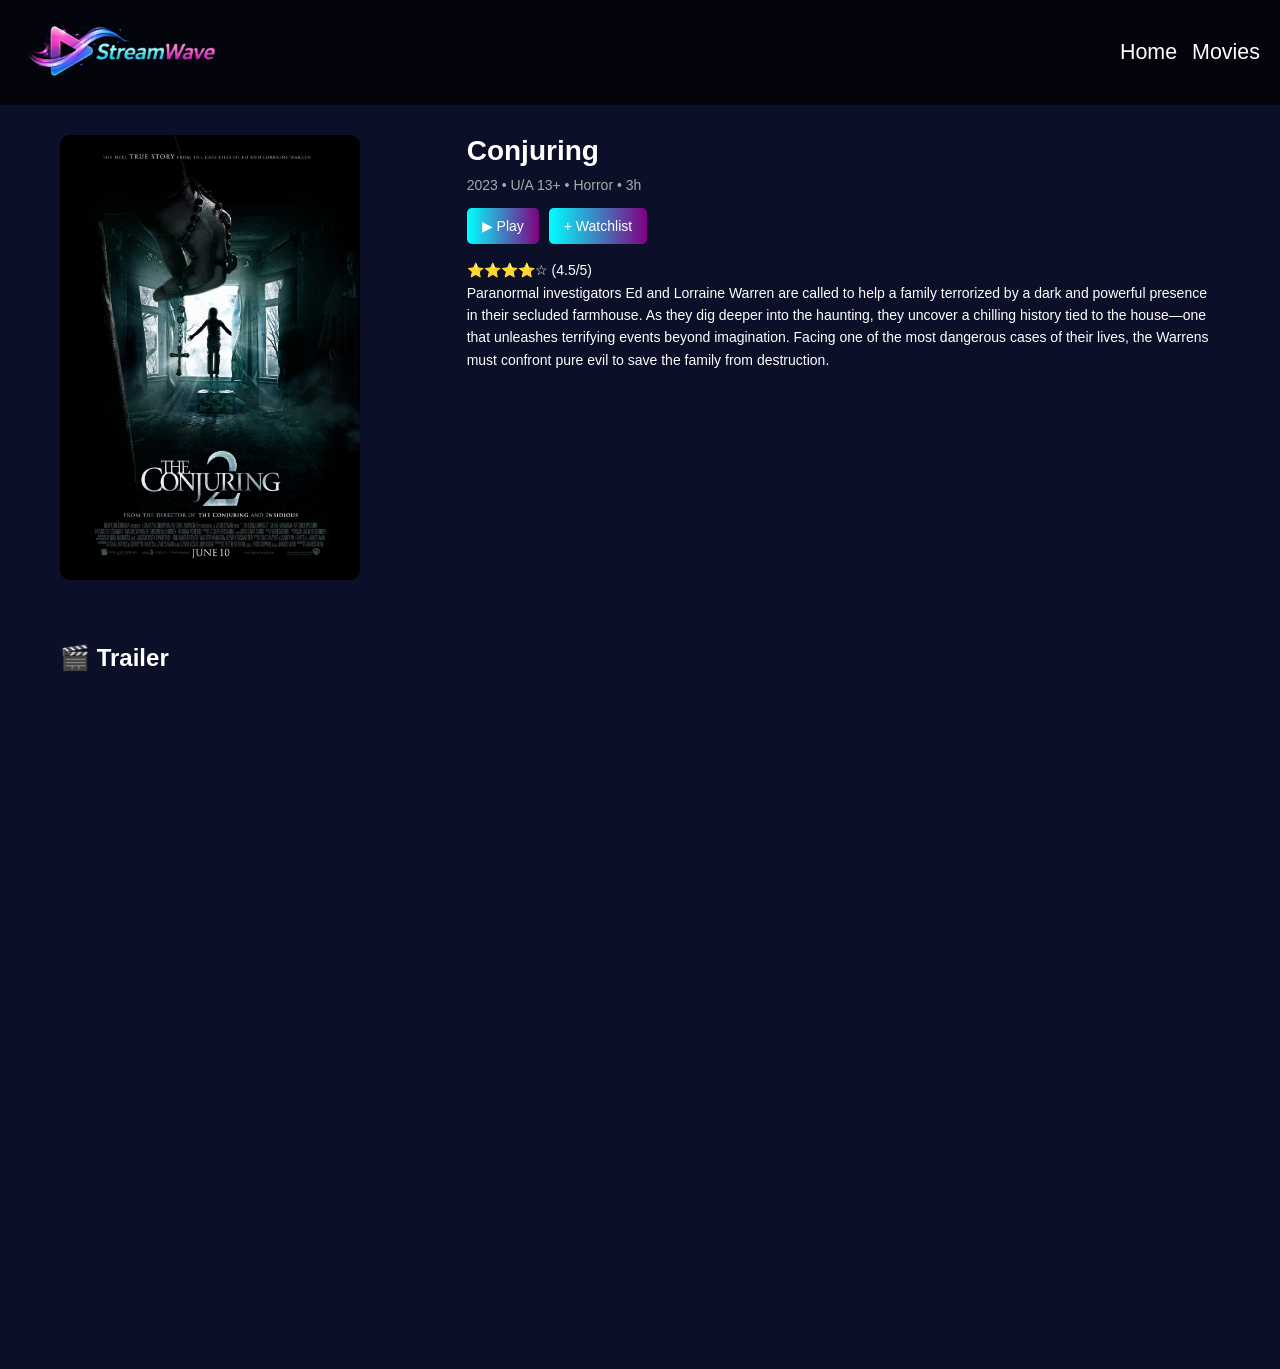
<file: movie/movie8.html>
<!DOCTYPE html>
<html lang="en">
<head>
<meta charset="UTF-8">
<meta name="viewport" content="width=device-width, initial-scale=1.0">
<title>Movie Details</title>

<style>

/* RESET */
*{
  margin:0;
  padding:0;
  box-sizing:border-box;
  font-family: "Poppins", sans-serif;
}

body{
  background:#0b0f28;
  color:white;
}

/* NAVBAR */
.navbar{
  display:flex;
  justify-content:space-between;
  align-items:center;
  padding:15px 20px;
  background:rgba(0,0,0,0.7);
  flex-wrap:wrap;
}

.logo{
  font-size:22px;
  font-weight:bold;
  color:#00d4ff;
}

.nav{
  display:flex;
  gap:15px;
}

.nav a{
  text-decoration:none;
  color:white;
  font-size:1.34rem;
}

/* HERO SECTION */
.movie-hero{
  display:flex;
  gap:30px;
  padding:30px 20px;
  align-items:flex-start;
  max-width:1200px;
  margin:auto;
}

/* POSTER */
.poster{
  flex:1;
}

.poster img{
  width:100%;
  max-width:300px;
  border-radius:10px;
}

/* DETAILS */
.details{
  flex:2;
}

.details h1{
  font-size:28px;
}

.meta{
  margin:10px 0;
  color:#aaa;
  font-size:14px;
}

.description{
  margin-top:15px;
  line-height:1.6;
  font-size:14px;
}

/* BUTTONS */
.buttons{
  margin-top:15px;
  display:flex;
  gap:10px;
  flex-wrap:wrap;
}

.buttons button{
  padding:10px 15px;
  border:none;
  border-radius:5px;
  cursor:pointer;
  background:linear-gradient(to right, cyan, purple);
  color:white;
  font-size:14px;
}

/* TRAILER SECTION */
.trailer{
  padding:30px 20px;
  max-width:1200px;
  margin:auto;
}

.trailer h2{
  margin-bottom:15px;
}

/* RESPONSIVE VIDEO */
.video-container{
  position:relative;
  width:100%;
  padding-bottom:56.25%; /* 16:9 ratio */
}

.video-container iframe{
  position:absolute;
  top:0;
  left:0;
  width:100%;
  height:100%;
  border:none;
  border-radius:10px;
}

/* ========================= */
/* 📱 TABLET */
/* ========================= */
@media (max-width: 900px){

  .movie-hero{
    flex-direction:column;
    align-items:center;
    text-align:center;
  }

  .poster img{
    max-width:250px;
  }

  .details{
    width:100%;
  }

}

/* ========================= */
/* 📱 MOBILE */
/* ========================= */
@media (max-width: 480px){

  .logo{
    font-size:18px;
  }

  .nav{
    width:100%;
    justify-content:center;
    margin-top:10px;
  }

  .details h1{
    font-size:22px;
  }

  .description{
    font-size:13px;
  }

  .buttons{
    justify-content:center;
  }

}
.logo{
    width: 200px;
}
.logo >img{
width: 100%;
}
a{
    color: aliceblue;
    text-decoration: none;
}

</style>
</head>

<body>

<!-- NAVBAR -->
<div class="navbar">
  <div class="logo"><img src="../images/logo.png"  alt=""></div>
  <div class="nav">
    <a href="../home.html">Home</a>
    <a href="../home.html#main-cursel">Movies</a>
  </div>
</div>

<!-- HERO -->
<section class="movie-hero">

  <!-- POSTER -->
  <div class="poster">
    <img src="../images/horror2.jpg" alt="Movie">
  </div>

  <!-- DETAILS -->
  <div class="details">
    <h1>Conjuring</h1>

    <div class="meta">
      2023 • U/A 13+ • Horror • 3h
    </div>

    <div class="buttons">
      <button>▶ Play</button>
      <button>+ Watchlist</button>
    </div>

    <p class="description">
        ⭐⭐⭐⭐☆ (4.5/5)<br>
      Paranormal investigators Ed and Lorraine Warren are called to help a family terrorized by a dark and powerful presence in their secluded farmhouse. As they dig deeper into the haunting, they uncover a chilling history tied to the house—one that unleashes terrifying events beyond imagination. Facing one of the most dangerous cases of their lives, the Warrens must confront pure evil to save the family from destruction.
    </p>
  </div>

</section>

<!-- TRAILER -->
<section class="trailer">
  <h2>🎬 Trailer</h2>

  <div class="video-container">
         <iframe width="560" height="315" src="https://www.youtube.com/embed/atnW4D6pc-w?si=" title="YouTube video player" frameborder="0" allowfullscreen></iframe>
  </div>

</section>

</body>
</html>
</file>
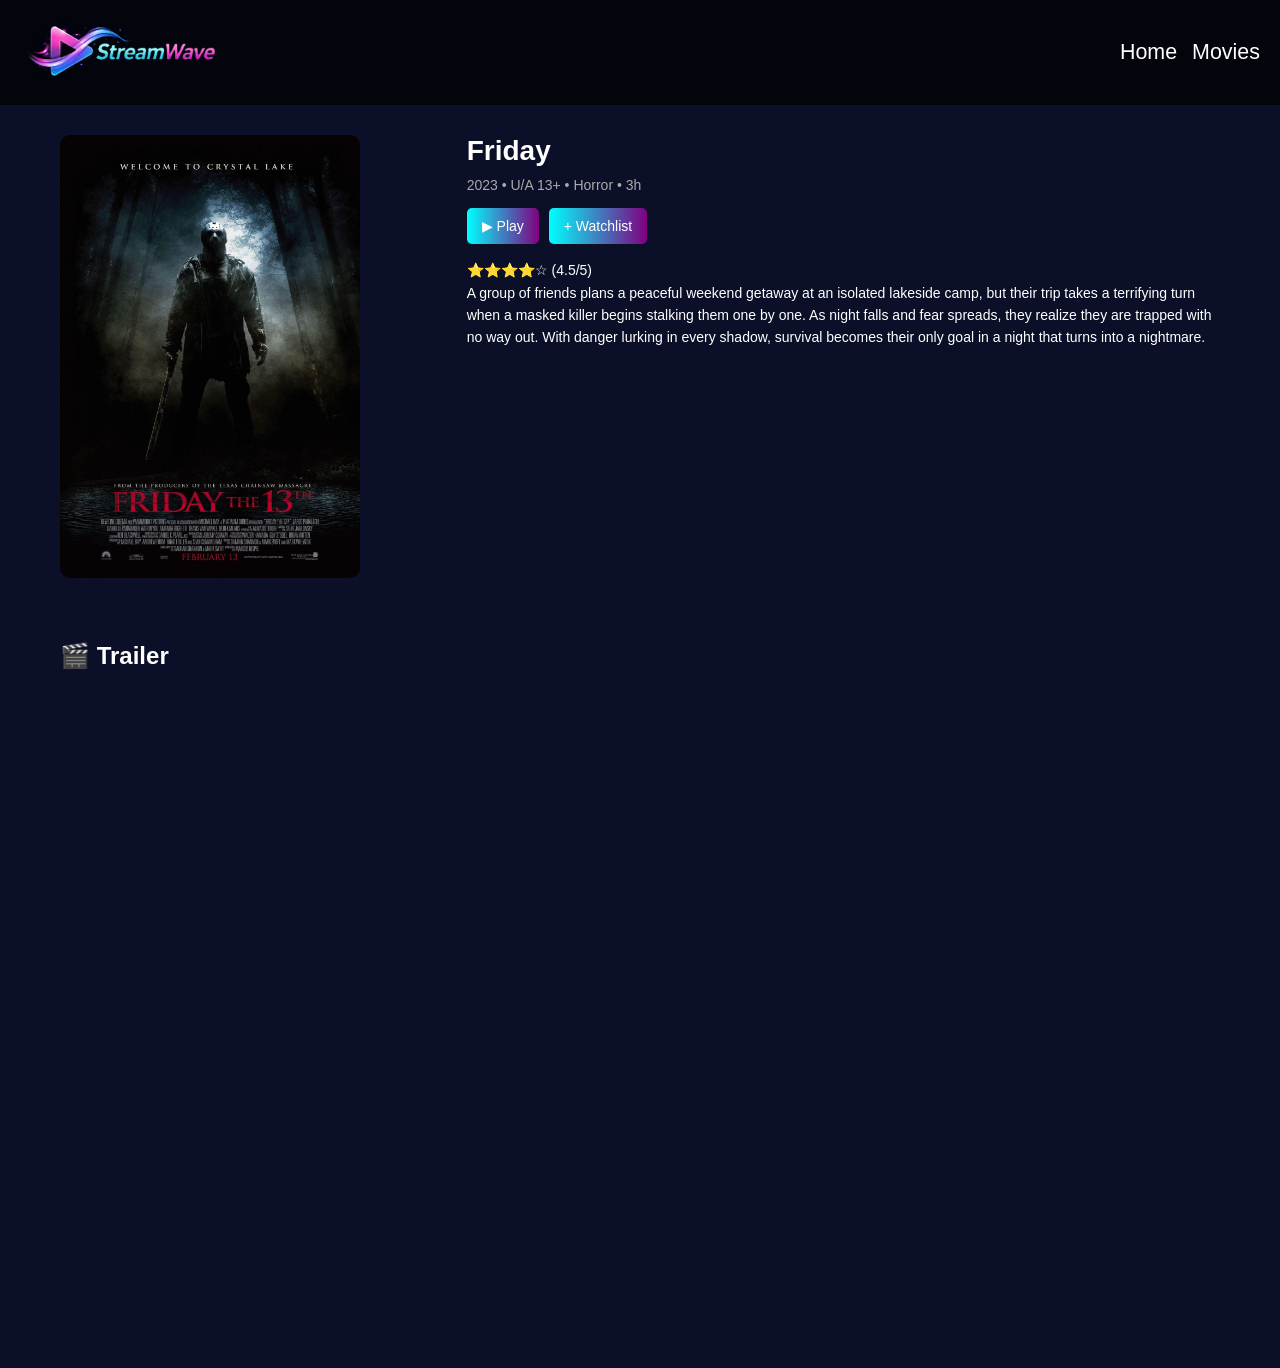
<file: movie/movie9.html>
<!DOCTYPE html>
<html lang="en">
<head>
<meta charset="UTF-8">
<meta name="viewport" content="width=device-width, initial-scale=1.0">
<title>Movie Details</title>

<style>

/* RESET */
*{
  margin:0;
  padding:0;
  box-sizing:border-box;
  font-family: "Poppins", sans-serif;
}

body{
  background:#0b0f28;
  color:white;
}

/* NAVBAR */
.navbar{
  display:flex;
  justify-content:space-between;
  align-items:center;
  padding:15px 20px;
  background:rgba(0,0,0,0.7);
  flex-wrap:wrap;
}

.logo{
  font-size:22px;
  font-weight:bold;
  color:#00d4ff;
}

.nav{
  display:flex;
  gap:15px;
}

.nav a{
  text-decoration:none;
  color:white;
  font-size:1.34rem;
}

/* HERO SECTION */
.movie-hero{
  display:flex;
  gap:30px;
  padding:30px 20px;
  align-items:flex-start;
  max-width:1200px;
  margin:auto;
}

/* POSTER */
.poster{
  flex:1;
}

.poster img{
  width:100%;
  max-width:300px;
  border-radius:10px;
}

/* DETAILS */
.details{
  flex:2;
}

.details h1{
  font-size:28px;
}

.meta{
  margin:10px 0;
  color:#aaa;
  font-size:14px;
}

.description{
  margin-top:15px;
  line-height:1.6;
  font-size:14px;
}

/* BUTTONS */
.buttons{
  margin-top:15px;
  display:flex;
  gap:10px;
  flex-wrap:wrap;
}

.buttons button{
  padding:10px 15px;
  border:none;
  border-radius:5px;
  cursor:pointer;
  background:linear-gradient(to right, cyan, purple);
  color:white;
  font-size:14px;
}

/* TRAILER SECTION */
.trailer{
  padding:30px 20px;
  max-width:1200px;
  margin:auto;
}

.trailer h2{
  margin-bottom:15px;
}

/* RESPONSIVE VIDEO */
.video-container{
  position:relative;
  width:100%;
  padding-bottom:56.25%; /* 16:9 ratio */
}

.video-container iframe{
  position:absolute;
  top:0;
  left:0;
  width:100%;
  height:100%;
  border:none;
  border-radius:10px;
}

/* ========================= */
/* 📱 TABLET */
/* ========================= */
@media (max-width: 900px){

  .movie-hero{
    flex-direction:column;
    align-items:center;
    text-align:center;
  }

  .poster img{
    max-width:250px;
  }

  .details{
    width:100%;
  }

}

/* ========================= */
/* 📱 MOBILE */
/* ========================= */
@media (max-width: 480px){

  .logo{
    font-size:18px;
  }

  .nav{
    width:100%;
    justify-content:center;
    margin-top:10px;
  }

  .details h1{
    font-size:22px;
  }

  .description{
    font-size:13px;
  }

  .buttons{
    justify-content:center;
  }

}
.logo{
    width: 200px;
}
.logo >img{
width: 100%;
}
a{
    color: aliceblue;
    text-decoration: none;
}

</style>
</head>

<body>

<!-- NAVBAR -->
<div class="navbar">
  <div class="logo"><img src="../images/logo.png"  alt=""></div>
  <div class="nav">
    <a href="../home.html">Home</a>
    <a href="../home.html#main-cursel">Movies</a>
  </div>
</div>

<!-- HERO -->
<section class="movie-hero">

  <!-- POSTER -->
  <div class="poster">
    <img src="../images/horror3.jpg" alt="Movie">
  </div>

  <!-- DETAILS -->
  <div class="details">
    <h1>Friday</h1>

    <div class="meta">
      2023 • U/A 13+ • Horror • 3h
    </div>

    <div class="buttons">
      <button>▶ Play</button>
      <button>+ Watchlist</button>
    </div>

    <p class="description">
        ⭐⭐⭐⭐☆ (4.5/5)<br>
     A group of friends plans a peaceful weekend getaway at an isolated lakeside camp, but their trip takes a terrifying turn when a masked killer begins stalking them one by one. As night falls and fear spreads, they realize they are trapped with no way out. With danger lurking in every shadow, survival becomes their only goal in a night that turns into a nightmare.
    </p>
  </div>

</section>

<!-- TRAILER -->
<section class="trailer">
  <h2>🎬 Trailer</h2>

  <div class="video-container">
         <iframe width="560" height="315" src="https://www.youtube.com/embed/0N87q4on5u0?si=" title="YouTube video player" frameborder="0" allowfullscreen></iframe>
  </div>

</section>

</body>
</html>
</file>
